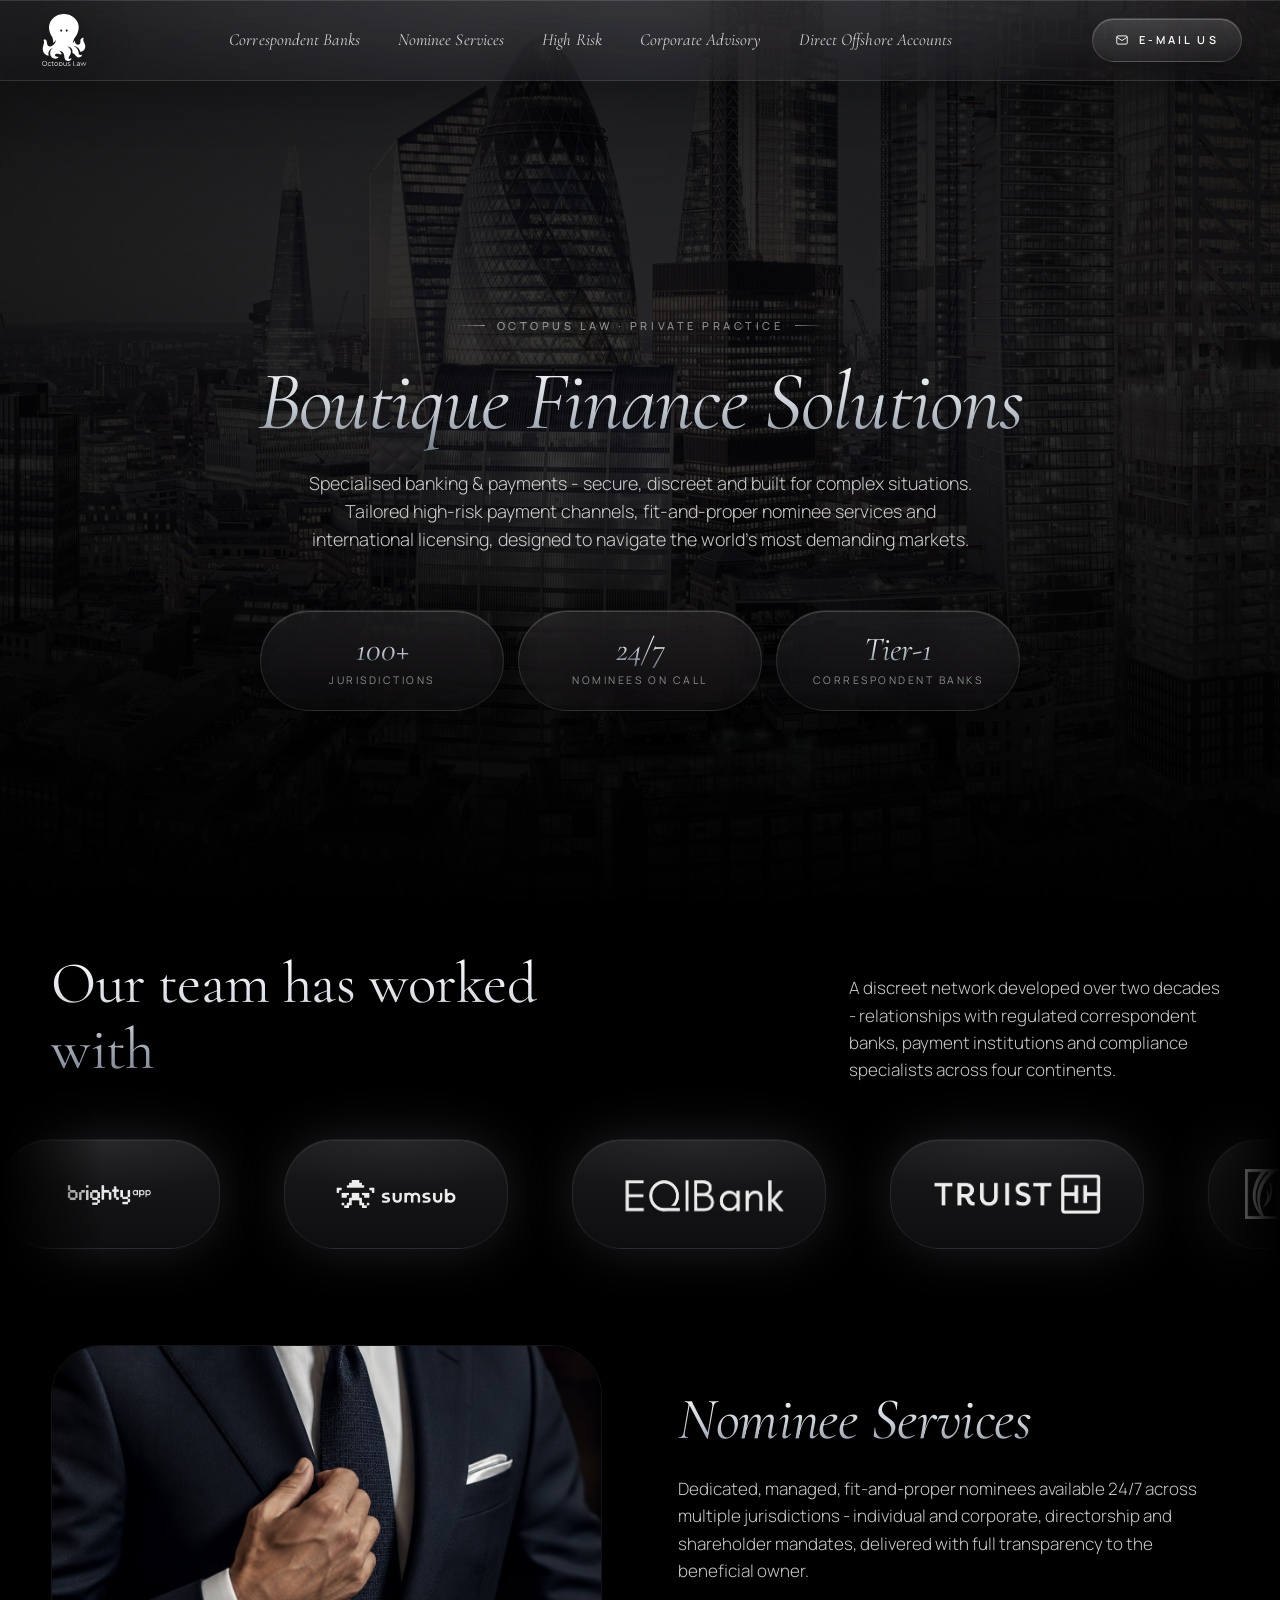
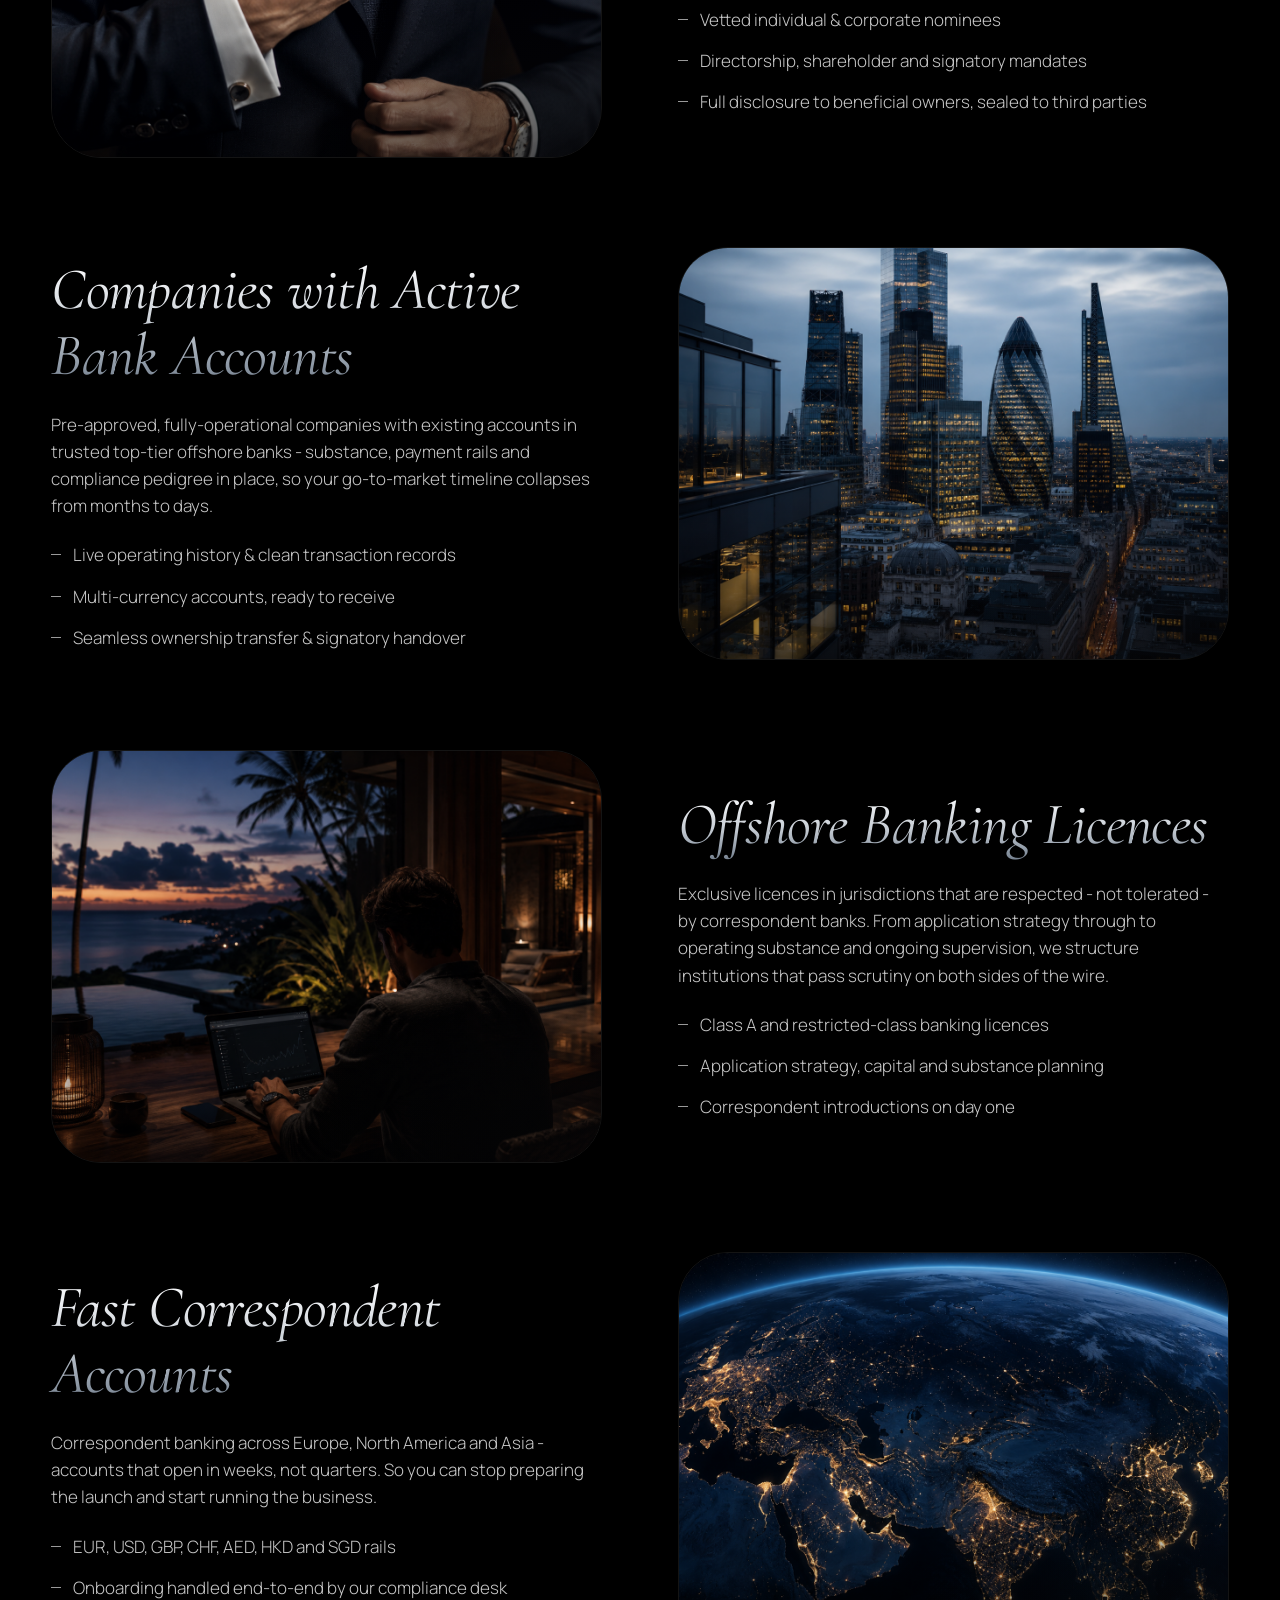
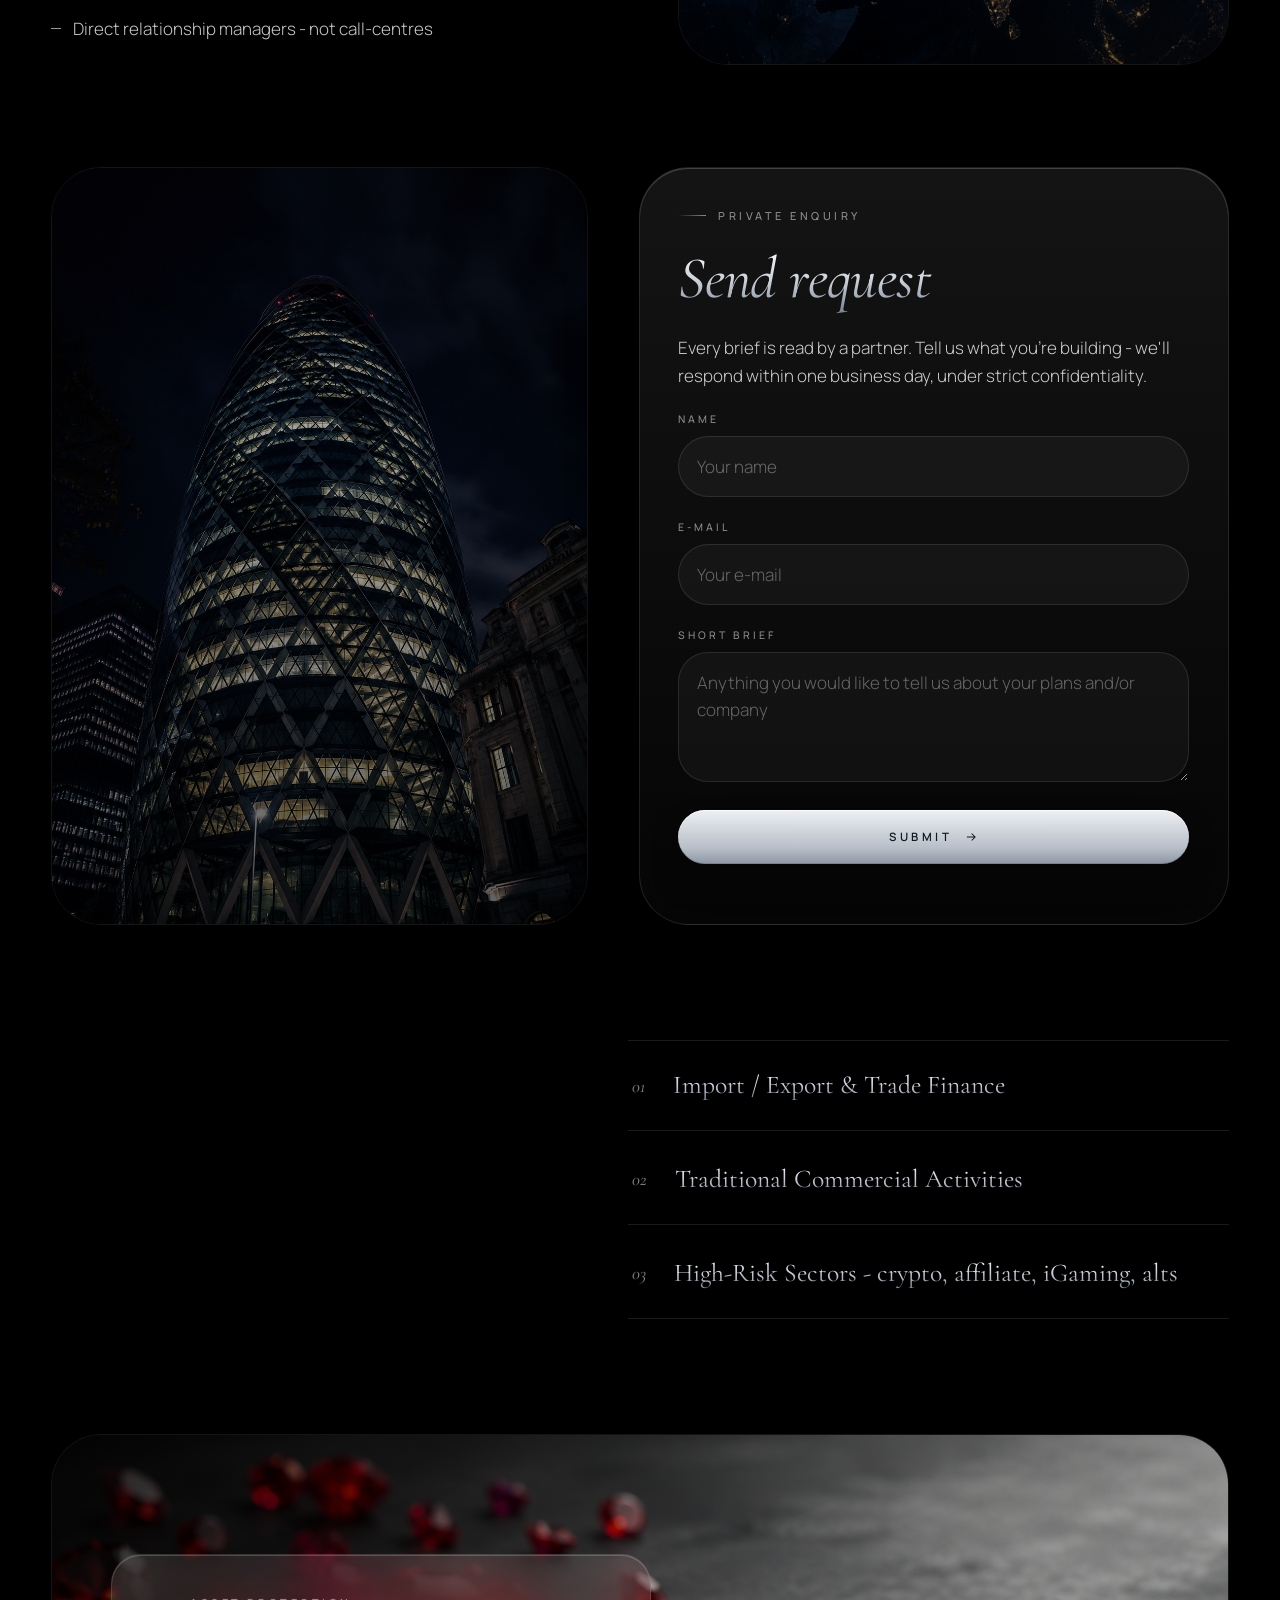
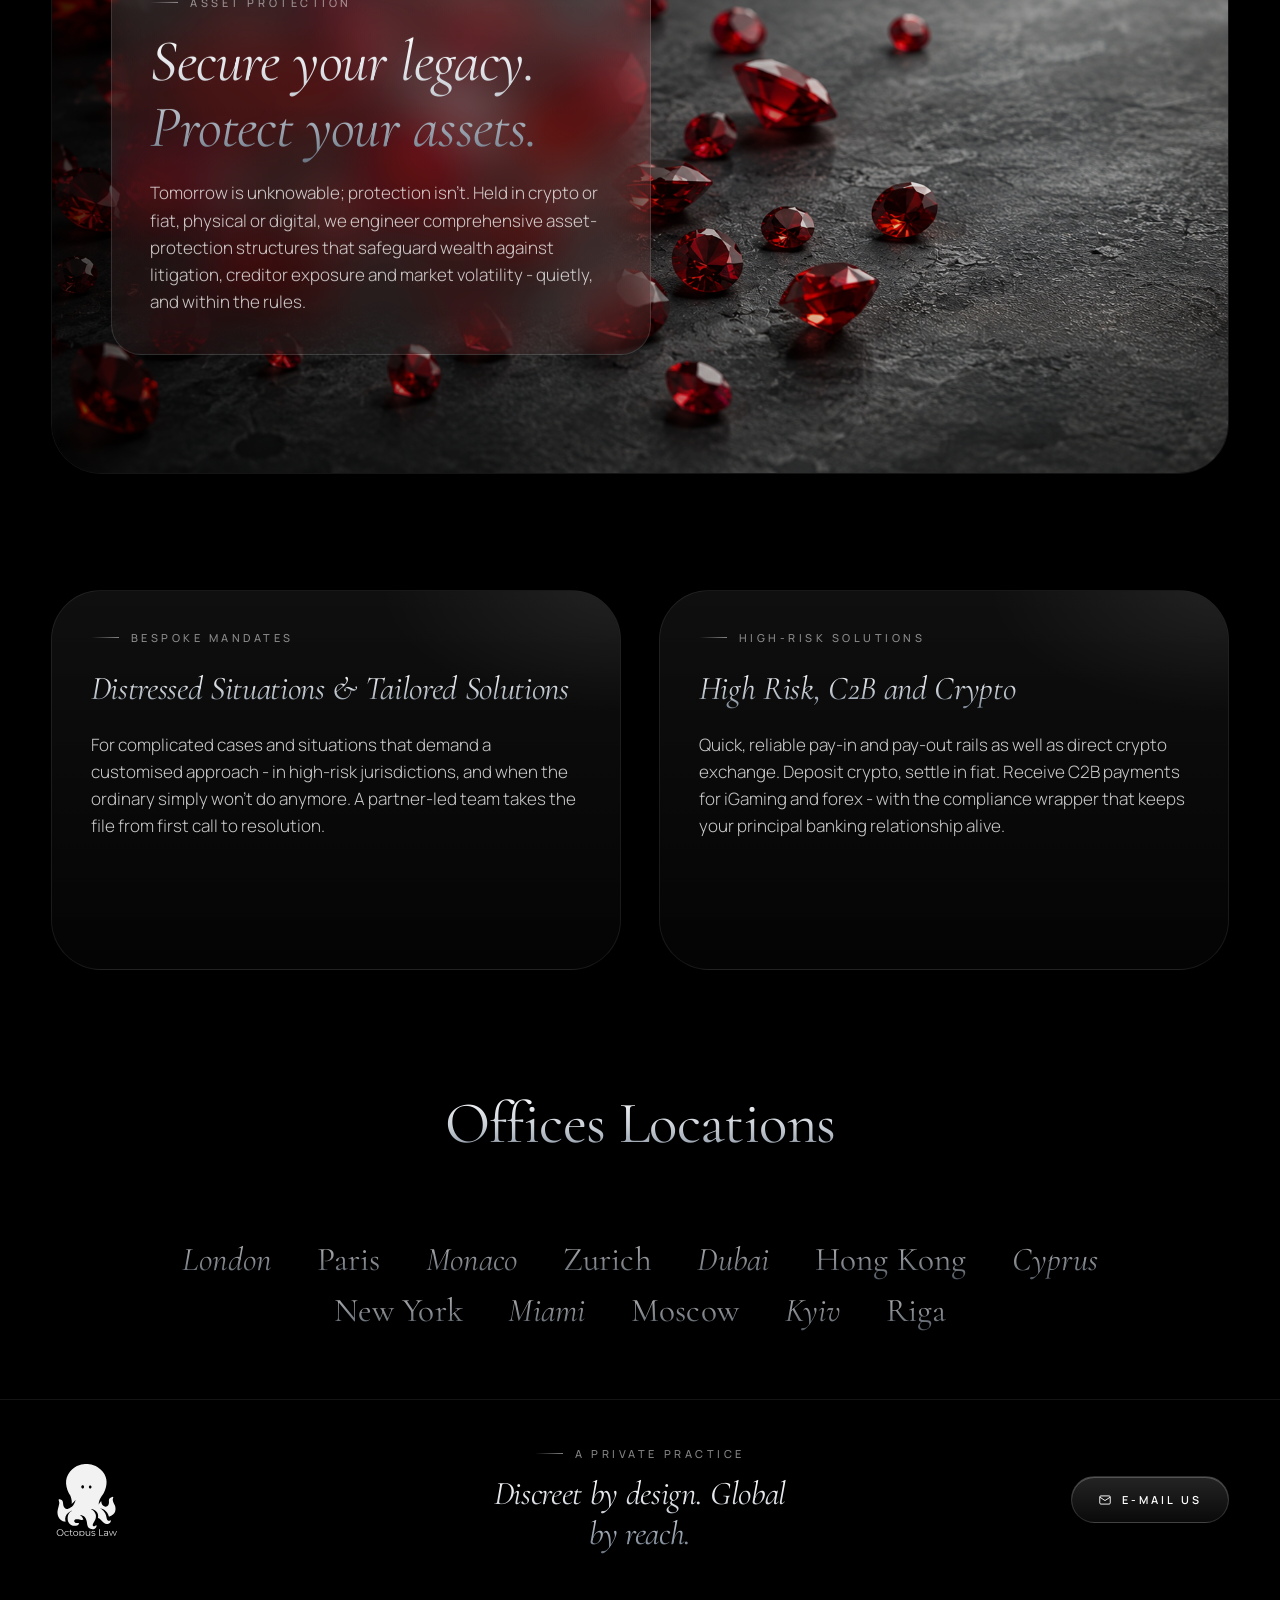
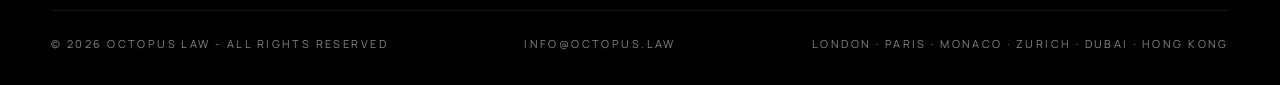
<file: index.html>
<!DOCTYPE html>
<html lang="en">
<head>
<meta charset="UTF-8" />
<meta name="viewport" content="width=device-width, initial-scale=1.0" />
<title>Octopus Law - Boutique Finance Solutions</title>
<meta name="description" content="Specialised banking, payments, nominee and licensing services for complex, high-risk and cross-border situations." />
<link rel="preconnect" href="https://fonts.googleapis.com" />
<link rel="preconnect" href="https://fonts.gstatic.com" crossorigin />
<link href="https://fonts.googleapis.com/css2?family=Cormorant+Garamond:ital,wght@0,300;0,400;0,500;0,600;1,300;1,400;1,500;1,600&family=Manrope:wght@200;300;400;500;600;700&display=swap" rel="stylesheet" />
<link rel="stylesheet" href="css/style.css" />
<link rel="icon" type="image/svg+xml" href="assets/favicon.svg" />
</head>
<body>

<!-- =========================================================
     NAV - Liquid Glass
     ========================================================= -->
<header class="nav">
  <div class="nav__shell">
    <div class="nav__row">
      <a class="nav__logo" href="index.html" aria-label="Octopus Law - Home">
        <img src="assets/logo-white.svg" alt="Octopus Law" />
      </a>
      <a class="nav__brand" href="index.html" aria-label="Octopus Law - Home">
        <span class="nav__brand-text">Octopus Law</span>
        <span class="nav__brand-icon"><img src="assets/logo-mark-white.svg" alt="" /></span>
      </a>
      <nav class="nav__links" aria-label="Primary">
        <a class="nav__link" href="index.html#correspondent">Correspondent Banks</a>
        <a class="nav__link" href="index.html#nominee">Nominee Services</a>
        <a class="nav__link" href="index.html#high-risk">High Risk</a>
        <a class="nav__link" href="corporate-advisory.html">Corporate Advisory</a>
        <a class="nav__link" href="direct-offshore.html">Direct Offshore Accounts</a>
      </nav>
      <a class="nav__cta" href="mailto:info@octopus.law">
        <svg viewBox="0 0 24 24" fill="none" stroke="currentColor" stroke-width="1.6"><path d="M3 7l9 6 9-6M5 5h14a2 2 0 012 2v10a2 2 0 01-2 2H5a2 2 0 01-2-2V7a2 2 0 012-2z"/></svg>
        E-mail us
      </a>
      <a class="nav__mail-icon" href="mailto:info@octopus.law" aria-label="Email us">
        <svg viewBox="0 0 24 24" fill="none" stroke="currentColor" stroke-width="1.6"><path d="M3 7l9 6 9-6M5 5h14a2 2 0 012 2v10a2 2 0 01-2 2H5a2 2 0 01-2-2V7a2 2 0 012-2z"/></svg>
      </a>
      <button class="nav__hamburger" aria-label="Open menu">
        <span></span><span></span><span></span>
      </button>
    </div>
  </div>
</header>

<!-- Mobile overlay -->
<div class="mobile-menu" id="mobile-menu" aria-hidden="true">
  <button class="mobile-menu__close" aria-label="Close menu">✕</button>
  <nav class="mobile-menu__links">
    <a href="index.html#correspondent">Correspondent Banks</a>
    <a href="index.html#nominee">Nominee Services</a>
    <a href="index.html#high-risk">High Risk</a>
    <a href="corporate-advisory.html">Corporate Advisory</a>
    <a href="direct-offshore.html">Direct Offshore Accounts</a>
  </nav>
  <div class="mobile-menu__footer">
    <span>info@octopus.law</span>
    <span>© 2026 Octopus Law</span>
  </div>
</div>

<!-- =========================================================
     HERO
     ========================================================= -->
<section class="hero">
  <div class="hero__bg" data-parallax="0.15">
    <img src="assets/london-wide.webp" alt="" />
  </div>
  <div class="hero__inner">
    <div class="hero__text reveal">
      <span class="eyebrow eyebrow--center">Octopus Law · Private practice</span>
      <h1>Boutique Finance Solutions</h1>
      <p class="lede">
        Specialised banking &amp; payments - secure, discreet and built for complex situations.
        Tailored high-risk payment channels, fit-and-proper nominee services and international
        licensing, designed to navigate the world's most demanding markets.
      </p>
    </div>
    <div class="hero__stats reveal">
      <div class="stat"><span class="stat__k">100+</span><span class="stat__v">Jurisdictions</span></div>
      <div class="stat"><span class="stat__k">24/7</span><span class="stat__v">Nominees on call</span></div>
      <div class="stat"><span class="stat__k">Tier-1</span><span class="stat__v">Correspondent banks</span></div>
    </div>
  </div>
</section>

<!-- =========================================================
     CORRESPONDENT BANKS (anchor target)
     ========================================================= -->
<section class="banks" id="correspondent">
  <div class="banks__header reveal">
    <div>
      <h2>Our team has worked with</h2>
    </div>
    <p class="body-text">
      A discreet network developed over two decades - relationships with regulated correspondent
      banks, payment institutions and compliance specialists across four continents.
    </p>
  </div>
  <div class="marquee reveal">
    <div class="marquee__track">
      <div class="marquee__chip"><img src="assets/partners/brighty.png" alt="" /></div>
      <div class="marquee__chip"><img src="assets/partners/sumsub.png" alt="" /></div>
      <div class="marquee__chip"><img src="assets/partners/eqibank.png" alt="" /></div>
      <div class="marquee__chip"><img src="assets/partners/xpro-wire.png" alt="" /></div>
      <div class="marquee__chip"><img src="assets/partners/truist.png" alt="" /></div>
      <div class="marquee__chip"><img src="assets/partners/icbc.png" alt="" /></div>
      <div class="marquee__chip"><img src="assets/partners/raiffeisen.png" alt="" /></div>
      <div class="marquee__chip"><img src="assets/partners/dbs.png" alt="" /></div>
      <div class="marquee__chip"><img src="assets/partners/julius-baer.png" alt="" /></div>
      <div class="marquee__chip"><img src="assets/partners/bank-of-china.png" alt="" /></div>
      <div class="marquee__chip"><img src="assets/partners/china-construction-bank.png" alt="" /></div>
      <div class="marquee__chip"><img src="assets/partners/standard-chartered.png" alt="" /></div>
      <div class="marquee__chip"><img src="assets/partners/cnn.png" alt="" /></div>
      <div class="marquee__chip"><img src="assets/partners/3s-money.png" alt="" /></div>
      <div class="marquee__chip"><img src="assets/partners/equals.png" alt="" /></div>
      <div class="marquee__chip"><img src="assets/partners/barclays.png" alt="" /></div>
      <div class="marquee__chip"><img src="assets/partners/brighty.png" alt="" /></div>
      <div class="marquee__chip"><img src="assets/partners/sumsub.png" alt="" /></div>
      <div class="marquee__chip"><img src="assets/partners/eqibank.png" alt="" /></div>
      <div class="marquee__chip"><img src="assets/partners/xpro-wire.png" alt="" /></div>
      <div class="marquee__chip"><img src="assets/partners/truist.png" alt="" /></div>
      <div class="marquee__chip"><img src="assets/partners/icbc.png" alt="" /></div>
      <div class="marquee__chip"><img src="assets/partners/raiffeisen.png" alt="" /></div>
      <div class="marquee__chip"><img src="assets/partners/dbs.png" alt="" /></div>
      <div class="marquee__chip"><img src="assets/partners/julius-baer.png" alt="" /></div>
      <div class="marquee__chip"><img src="assets/partners/bank-of-china.png" alt="" /></div>
      <div class="marquee__chip"><img src="assets/partners/china-construction-bank.png" alt="" /></div>
      <div class="marquee__chip"><img src="assets/partners/standard-chartered.png" alt="" /></div>
      <div class="marquee__chip"><img src="assets/partners/cnn.png" alt="" /></div>
      <div class="marquee__chip"><img src="assets/partners/3s-money.png" alt="" /></div>
      <div class="marquee__chip"><img src="assets/partners/equals.png" alt="" /></div>
      <div class="marquee__chip"><img src="assets/partners/barclays.png" alt="" /></div>
    </div>
  </div>
</section>

<!-- =========================================================
     SERVICE MODULES (4)
     ========================================================= -->
<section class="module" id="nominee">
  <div class="module__media reveal reveal--left">
    <img src="assets/nominee-services.png" alt="Nominee services" />
  </div>
  <div class="module__copy reveal reveal--right">
    <h2>Nominee Services</h2>
    <p class="body-text">
      Dedicated, managed, fit-and-proper nominees available 24/7 across multiple jurisdictions -
      individual and corporate, directorship and shareholder mandates, delivered with full
      transparency to the beneficial owner.
    </p>
    <ul>
      <li>Vetted individual &amp; corporate nominees</li>
      <li>Directorship, shareholder and signatory mandates</li>
      <li>Full disclosure to beneficial owners, sealed to third parties</li>
    </ul>
  </div>
</section>

<section class="module module--reverse">
  <div class="module__media reveal reveal--right">
    <img src="assets/active-bank-accounts.png" alt="Companies with active bank accounts" />
  </div>
  <div class="module__copy reveal reveal--left">
    <h2>Companies with Active Bank Accounts</h2>
    <p class="body-text">
      Pre-approved, fully-operational companies with existing accounts in trusted top-tier
      offshore banks - substance, payment rails and compliance pedigree in place, so your
      go-to-market timeline collapses from months to days.
    </p>
    <ul>
      <li>Live operating history &amp; clean transaction records</li>
      <li>Multi-currency accounts, ready to receive</li>
      <li>Seamless ownership transfer &amp; signatory handover</li>
    </ul>
  </div>
</section>

<section class="module">
  <div class="module__media reveal reveal--left">
    <img src="assets/offshore-banking-licenses.png" alt="Offshore banking licences" />
  </div>
  <div class="module__copy reveal reveal--right">
    <h2>Offshore Banking Licences</h2>
    <p class="body-text">
      Exclusive licences in jurisdictions that are respected - not tolerated - by correspondent
      banks. From application strategy through to operating substance and ongoing supervision,
      we structure institutions that pass scrutiny on both sides of the wire.
    </p>
    <ul>
      <li>Class A and restricted-class banking licences</li>
      <li>Application strategy, capital and substance planning</li>
      <li>Correspondent introductions on day one</li>
    </ul>
  </div>
</section>

<section class="module module--reverse">
  <div class="module__media reveal reveal--right">
    <img src="assets/fast-correspondent-accounts.png" alt="Fast correspondent accounts" />
  </div>
  <div class="module__copy reveal reveal--left">
    <h2>Fast Correspondent Accounts</h2>
    <p class="body-text">
      Correspondent banking across Europe, North America and Asia - accounts that open in weeks,
      not quarters. So you can stop preparing the launch and start running the business.
    </p>
    <ul>
      <li>EUR, USD, GBP, CHF, AED, HKD and SGD rails</li>
      <li>Onboarding handled end-to-end by our compliance desk</li>
      <li>Direct relationship managers - not call-centres</li>
    </ul>
  </div>
</section>

<!-- =========================================================
     REQUEST FORM
     ========================================================= -->
<section class="request" id="contact">
  <div class="request__shell">
    <div class="request__media reveal reveal--left">
      <img src="assets/request.png" alt="" />
    </div>
    <form class="request__form request-form reveal reveal--right" id="request-form" novalidate>
      <span class="eyebrow">Private enquiry</span>
      <h2>Send request</h2>
      <p class="body-text">
        Every brief is read by a partner. Tell us what you're building - we'll respond within one
        business day, under strict confidentiality.
      </p>
      <div class="field">
        <label for="r-name">Name</label>
        <input id="r-name" name="name" type="text" placeholder="Your name" autocomplete="name" required />
      </div>
      <div class="field">
        <label for="r-email">E-mail</label>
        <input id="r-email" name="email" type="email" placeholder="Your e-mail" autocomplete="email" required />
      </div>
      <div class="field">
        <label for="r-brief">Short brief</label>
        <textarea id="r-brief" name="brief" placeholder="Anything you would like to tell us about your plans and/or company" required></textarea>
      </div>
      <button class="submit-btn" type="submit">
        Submit
        <svg viewBox="0 0 24 24" fill="none" stroke="currentColor" stroke-width="1.8"><path d="M5 12h14M13 6l6 6-6 6"/></svg>
      </button>
      <span class="form-status"></span>
    </form>
  </div>
</section>

<!-- =========================================================
     SECTOR-READY SOLUTIONS
     ========================================================= -->
<section class="sectors">
  <div class="sectors__grid">
    <div class="reveal">
      <h2>Sector-Ready Solutions</h2>
      <p class="body-text" style="margin-top: 24px;">
        Where ordinary banking ends, our practice begins. Three coverage tracks, each with its
        own compliance playbook and correspondent map.
      </p>
    </div>
    <div class="sectors__list reveal stagger">
      <div class="sector-row">
        <span class="sector-row__num">01</span>
        <span class="sector-row__title">Import / Export &amp; Trade Finance</span>
      </div>
      <div class="sector-row">
        <span class="sector-row__num">02</span>
        <span class="sector-row__title">Traditional Commercial Activities</span>
      </div>
      <div class="sector-row">
        <span class="sector-row__num">03</span>
        <span class="sector-row__title">High-Risk Sectors - crypto, affiliate, iGaming, alts</span>
      </div>
    </div>
  </div>
</section>

<!-- =========================================================
     ASSET PROTECTION (float card)
     ========================================================= -->
<section class="float-card">
  <div class="float-card__inner reveal">
    <img src="assets/asset-protection.png" alt="" />
    <div class="float-card__panel">
      <span class="eyebrow">Asset protection</span>
      <h2>Secure your legacy. Protect your assets.</h2>
      <p class="body-text">
        Tomorrow is unknowable; protection isn't. Held in crypto or fiat, physical or digital,
        we engineer comprehensive asset-protection structures that safeguard wealth against
        litigation, creditor exposure and market volatility - quietly, and within the rules.
      </p>
    </div>
  </div>
</section>

<!-- =========================================================
     DISTRESSED SITUATIONS  (paired block)
     ========================================================= -->
<section class="duo">
  <div class="duo__grid">
    <div class="duo__card reveal reveal--left">
      <span class="eyebrow">Bespoke mandates</span>
      <h3>Distressed Situations &amp; Tailored Solutions</h3>
      <p class="body-text">
        For complicated cases and situations that demand a customised approach - in high-risk
        jurisdictions, and when the ordinary simply won't do anymore. A partner-led team takes
        the file from first call to resolution.
      </p>
    </div>
    <div class="duo__card reveal reveal--right" id="high-risk">
      <span class="eyebrow">High-risk solutions</span>
      <h3>High Risk, C2B and Crypto</h3>
      <p class="body-text">
        Quick, reliable pay-in and pay-out rails as well as direct crypto exchange. Deposit
        crypto, settle in fiat. Receive C2B payments for iGaming and forex - with the compliance
        wrapper that keeps your principal banking relationship alive.
      </p>
    </div>
  </div>
</section>

<!-- =========================================================
     OFFICE LOCATIONS
     ========================================================= -->
<section class="locations" id="locations">
  <div class="locations__header reveal">
    <h2>Offices Locations</h2>
  </div>
  <div class="locations__cloud reveal stagger">
    <span class="location">London</span>
    <span class="location">Paris</span>
    <span class="location">Monaco</span>
    <span class="location">Zurich</span>
    <span class="location">Dubai</span>
    <span class="location">Hong&nbsp;Kong</span>
    <span class="location">Cyprus</span>
    <span class="location">New&nbsp;York</span>
    <span class="location">Miami</span>
    <span class="location">Moscow</span>
    <span class="location">Kyiv</span>
    <span class="location">Riga</span>
  </div>
</section>

<!-- =========================================================
     FOOTER
     ========================================================= -->
<footer class="footer">
  <div class="footer__top">
    <div class="footer__logo">
      <img src="assets/logo-white.svg" alt="Octopus Law" />
    </div>
    <div class="footer__center">
      <span class="eyebrow">A private practice</span>
      <h3>Discreet by design. Global by reach.</h3>
    </div>
    <div class="footer__right">
      <a class="mail-btn" href="mailto:info@octopus.law">
        <svg viewBox="0 0 24 24" fill="none" stroke="currentColor" stroke-width="1.6"><path d="M3 7l9 6 9-6M5 5h14a2 2 0 012 2v10a2 2 0 01-2 2H5a2 2 0 01-2-2V7a2 2 0 012-2z"/></svg>
        <span class="mail-btn__label">E-mail us</span>
      </a>
    </div>
  </div>
  <div class="footer__bottom">
    <span>© 2026 Octopus Law - All rights reserved</span>
    <span>info@octopus.law</span>
    <span>London · Paris · Monaco · Zurich · Dubai · Hong Kong</span>
  </div>
</footer>

<script src="js/main.js"></script>
</body>
</html>
</file>
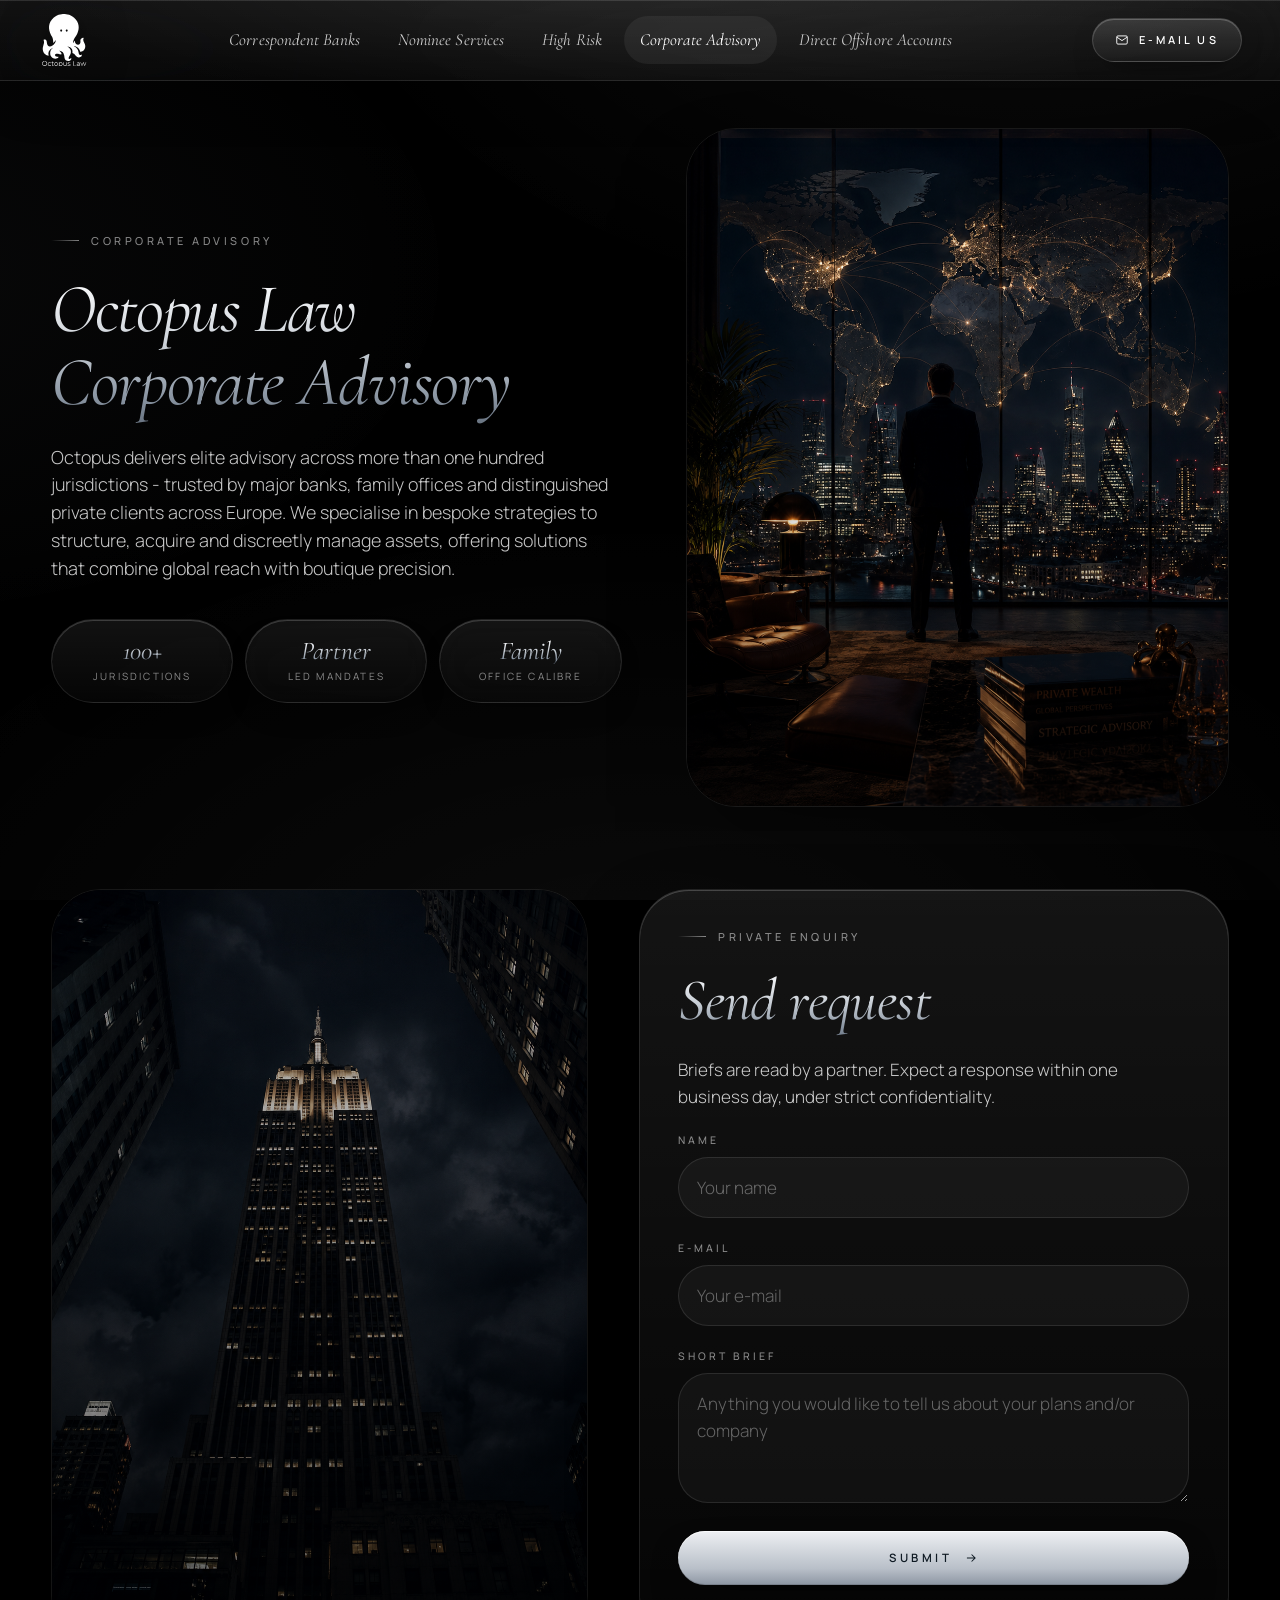
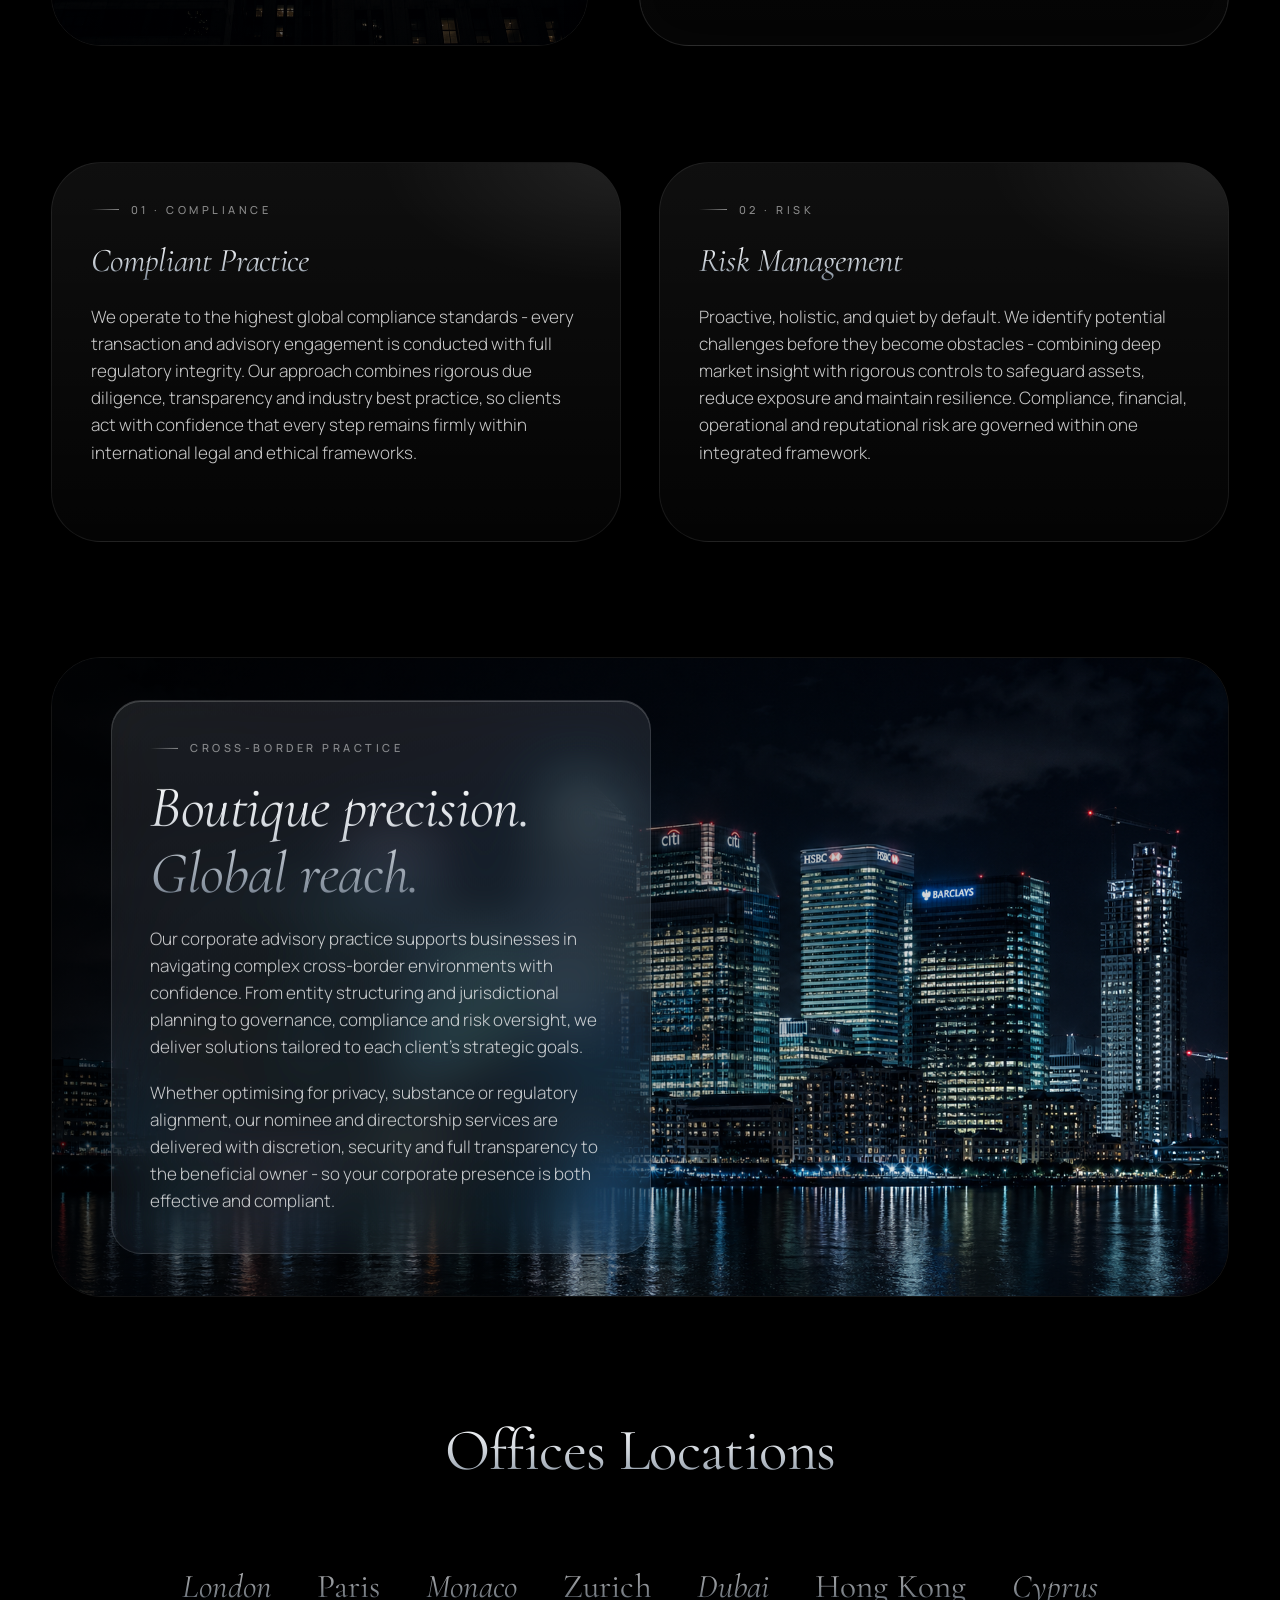
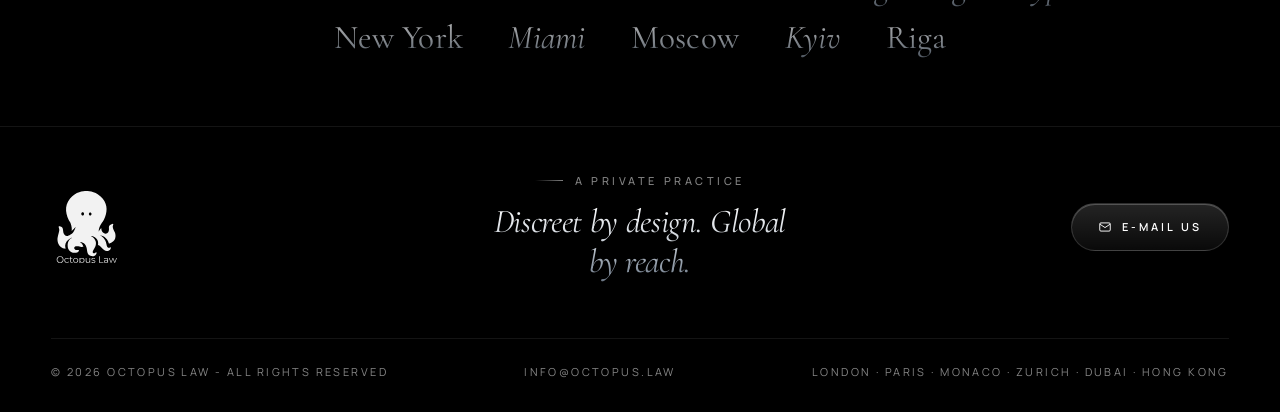
<file: corporate-advisory.html>
<!DOCTYPE html>
<html lang="en">
<head>
<meta charset="UTF-8" />
<meta name="viewport" content="width=device-width, initial-scale=1.0" />
<title>Corporate Advisory - Octopus Law</title>
<meta name="description" content="Elite advisory across 100+ jurisdictions - bespoke strategies to structure, acquire and discreetly manage assets." />
<link rel="preconnect" href="https://fonts.googleapis.com" />
<link rel="preconnect" href="https://fonts.gstatic.com" crossorigin />
<link href="https://fonts.googleapis.com/css2?family=Cormorant+Garamond:ital,wght@0,300;0,400;0,500;0,600;1,300;1,400;1,500;1,600&family=Manrope:wght@200;300;400;500;600;700&display=swap" rel="stylesheet" />
<link rel="stylesheet" href="css/style.css" />
<link rel="icon" type="image/svg+xml" href="assets/favicon.svg" />
</head>
<body>

<!-- NAV -->
<header class="nav">
  <div class="nav__shell">
    <div class="nav__row">
      <a class="nav__logo" href="index.html" aria-label="Octopus Law - Home">
        <img src="assets/logo-white.svg" alt="Octopus Law" />
      </a>
      <a class="nav__brand" href="index.html" aria-label="Octopus Law - Home">
        <span class="nav__brand-text">Octopus Law</span>
        <span class="nav__brand-icon"><img src="assets/logo-mark-white.svg" alt="" /></span>
      </a>
      <nav class="nav__links" aria-label="Primary">
        <a class="nav__link" href="index.html#correspondent">Correspondent Banks</a>
        <a class="nav__link" href="index.html#nominee">Nominee Services</a>
        <a class="nav__link" href="index.html#high-risk">High Risk</a>
        <a class="nav__link is-active" href="corporate-advisory.html">Corporate Advisory</a>
        <a class="nav__link" href="direct-offshore.html">Direct Offshore Accounts</a>
      </nav>
      <a class="nav__cta" href="mailto:info@octopus.law">
        <svg viewBox="0 0 24 24" fill="none" stroke="currentColor" stroke-width="1.6"><path d="M3 7l9 6 9-6M5 5h14a2 2 0 012 2v10a2 2 0 01-2 2H5a2 2 0 01-2-2V7a2 2 0 012-2z"/></svg>
        E-mail us
      </a>
      <a class="nav__mail-icon" href="mailto:info@octopus.law" aria-label="Email us">
        <svg viewBox="0 0 24 24" fill="none" stroke="currentColor" stroke-width="1.6"><path d="M3 7l9 6 9-6M5 5h14a2 2 0 012 2v10a2 2 0 01-2 2H5a2 2 0 01-2-2V7a2 2 0 012-2z"/></svg>
      </a>
      <button class="nav__hamburger" aria-label="Open menu">
        <span></span><span></span><span></span>
      </button>
    </div>
  </div>
</header>

<div class="mobile-menu" id="mobile-menu" aria-hidden="true">
  <button class="mobile-menu__close" aria-label="Close menu">✕</button>
  <nav class="mobile-menu__links">
    <a href="index.html#correspondent">Correspondent Banks</a>
    <a href="index.html#nominee">Nominee Services</a>
    <a href="index.html#high-risk">High Risk</a>
    <a href="corporate-advisory.html">Corporate Advisory</a>
    <a href="direct-offshore.html">Direct Offshore Accounts</a>
  </nav>
  <div class="mobile-menu__footer">
    <span>info@octopus.law</span>
    <span>© 2026 Octopus Law</span>
  </div>
</div>

<!-- PAGE HERO -->
<section class="page-hero">
  <div class="page-hero__grid">
    <div class="page-hero__copy reveal reveal--left">
      <span class="eyebrow">Corporate Advisory</span>
      <h1>Octopus Law<br/>Corporate Advisory</h1>
      <p class="lede">
        Octopus delivers elite advisory across more than one hundred jurisdictions - trusted by
        major banks, family offices and distinguished private clients across Europe. We
        specialise in bespoke strategies to structure, acquire and discreetly manage assets,
        offering solutions that combine global reach with boutique precision.
      </p>
      <div class="hero__meta">
        <div class="hero__meta-item"><span class="k">100+</span><span class="v">Jurisdictions</span></div>
        <div class="hero__meta-item"><span class="k">Partner</span><span class="v">Led mandates</span></div>
        <div class="hero__meta-item"><span class="k">Family</span><span class="v">Office calibre</span></div>
      </div>
    </div>
    <div class="page-hero__image reveal reveal--right">
      <img src="assets/corporate.png" alt="Corporate advisory" />
    </div>
  </div>
</section>

<!-- REQUEST FORM -->
<section class="request">
  <div class="request__shell">
    <div class="request__media reveal reveal--left">
      <img src="assets/request-corporate.png" alt="" />
    </div>
    <form class="request__form request-form reveal reveal--right" id="request-form" novalidate>
      <span class="eyebrow">Private enquiry</span>
      <h2>Send request</h2>
      <p class="body-text">
        Briefs are read by a partner. Expect a response within one business day, under strict
        confidentiality.
      </p>
      <div class="field">
        <label for="r-name">Name</label>
        <input id="r-name" name="name" type="text" placeholder="Your name" autocomplete="name" required />
      </div>
      <div class="field">
        <label for="r-email">E-mail</label>
        <input id="r-email" name="email" type="email" placeholder="Your e-mail" autocomplete="email" required />
      </div>
      <div class="field">
        <label for="r-brief">Short brief</label>
        <textarea id="r-brief" name="brief" placeholder="Anything you would like to tell us about your plans and/or company" required></textarea>
      </div>
      <button class="submit-btn" type="submit">
        Submit
        <svg viewBox="0 0 24 24" fill="none" stroke="currentColor" stroke-width="1.8"><path d="M5 12h14M13 6l6 6-6 6"/></svg>
      </button>
      <span class="form-status"></span>
    </form>
  </div>
</section>

<!-- TWO MODULES -->
<section class="duo">
  <div class="duo__grid">
    <div class="duo__card reveal reveal--left">
      <span class="eyebrow">01 · Compliance</span>
      <h3>Compliant Practice</h3>
      <p class="body-text">
        We operate to the highest global compliance standards - every transaction and advisory
        engagement is conducted with full regulatory integrity. Our approach combines rigorous
        due diligence, transparency and industry best practice, so clients act with confidence
        that every step remains firmly within international legal and ethical frameworks.
      </p>
    </div>
    <div class="duo__card reveal reveal--right">
      <span class="eyebrow">02 · Risk</span>
      <h3>Risk Management</h3>
      <p class="body-text">
        Proactive, holistic, and quiet by default. We identify potential challenges before they
        become obstacles - combining deep market insight with rigorous controls to safeguard
        assets, reduce exposure and maintain resilience. Compliance, financial, operational and
        reputational risk are governed within one integrated framework.
      </p>
    </div>
  </div>
</section>

<!-- FLOAT CARD -->
<section class="float-card">
  <div class="float-card__inner reveal">
    <img src="assets/boutique-precision.png" alt="" />
    <div class="float-card__panel">
      <span class="eyebrow">Cross-border practice</span>
      <h2>Boutique precision. Global reach.</h2>
      <p class="body-text">
        Our corporate advisory practice supports businesses in navigating complex cross-border
        environments with confidence. From entity structuring and jurisdictional planning to
        governance, compliance and risk oversight, we deliver solutions tailored to each
        client's strategic goals.
      </p>
      <p class="body-text">
        Whether optimising for privacy, substance or regulatory alignment, our nominee and
        directorship services are delivered with discretion, security and full transparency to
        the beneficial owner - so your corporate presence is both effective and compliant.
      </p>
    </div>
  </div>
</section>

<!-- LOCATIONS -->
<section class="locations">
  <div class="locations__header reveal">
    <h2>Offices Locations</h2>
  </div>
  <div class="locations__cloud reveal stagger">
    <span class="location">London</span>
    <span class="location">Paris</span>
    <span class="location">Monaco</span>
    <span class="location">Zurich</span>
    <span class="location">Dubai</span>
    <span class="location">Hong&nbsp;Kong</span>
    <span class="location">Cyprus</span>
    <span class="location">New&nbsp;York</span>
    <span class="location">Miami</span>
    <span class="location">Moscow</span>
    <span class="location">Kyiv</span>
    <span class="location">Riga</span>
  </div>
</section>

<!-- FOOTER -->
<footer class="footer">
  <div class="footer__top">
    <div class="footer__logo">
      <img src="assets/logo-white.svg" alt="Octopus Law" />
    </div>
    <div class="footer__center">
      <span class="eyebrow">A private practice</span>
      <h3>Discreet by design. Global by reach.</h3>
    </div>
    <div class="footer__right">
      <a class="mail-btn" href="mailto:info@octopus.law">
        <svg viewBox="0 0 24 24" fill="none" stroke="currentColor" stroke-width="1.6"><path d="M3 7l9 6 9-6M5 5h14a2 2 0 012 2v10a2 2 0 01-2 2H5a2 2 0 01-2-2V7a2 2 0 012-2z"/></svg>
        <span class="mail-btn__label">E-mail us</span>
      </a>
    </div>
  </div>
  <div class="footer__bottom">
    <span>© 2026 Octopus Law - All rights reserved</span>
    <span>info@octopus.law</span>
    <span>London · Paris · Monaco · Zurich · Dubai · Hong Kong</span>
  </div>
</footer>

<script src="js/main.js"></script>
</body>
</html>
</file>
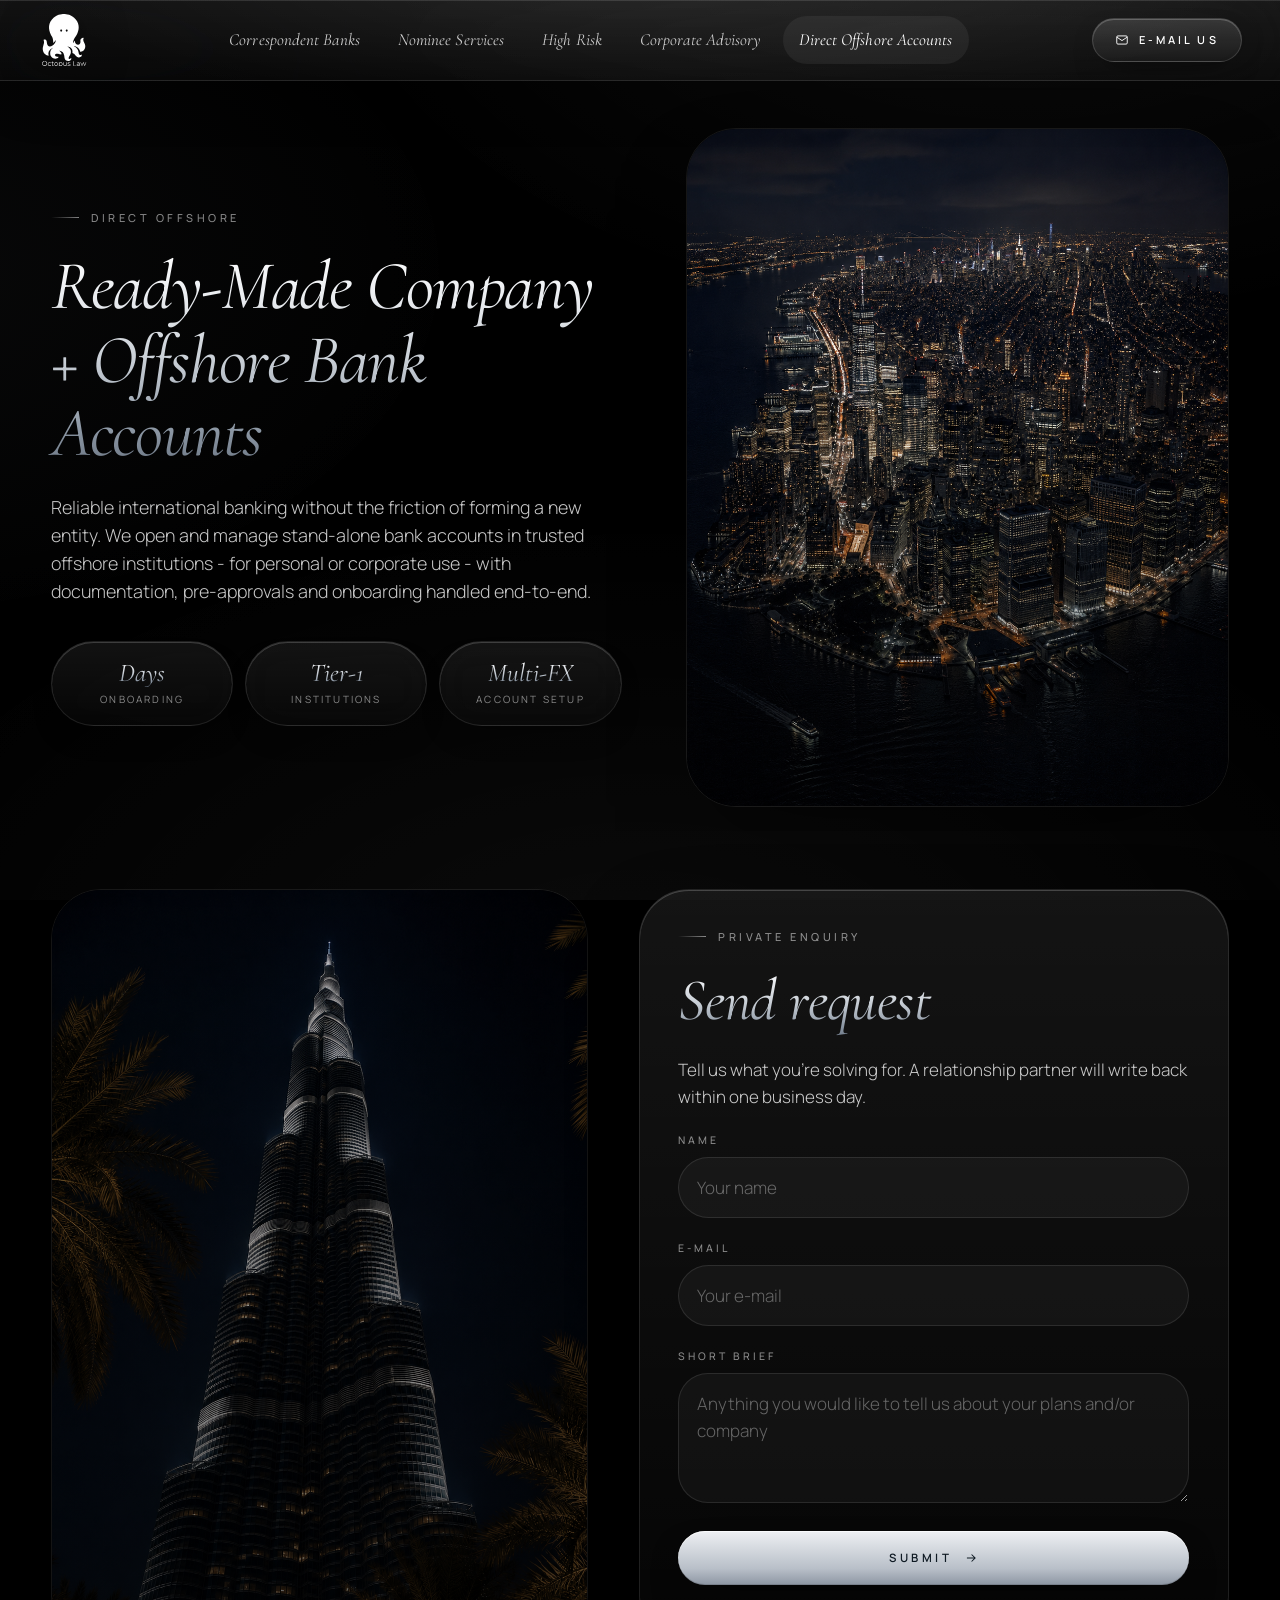
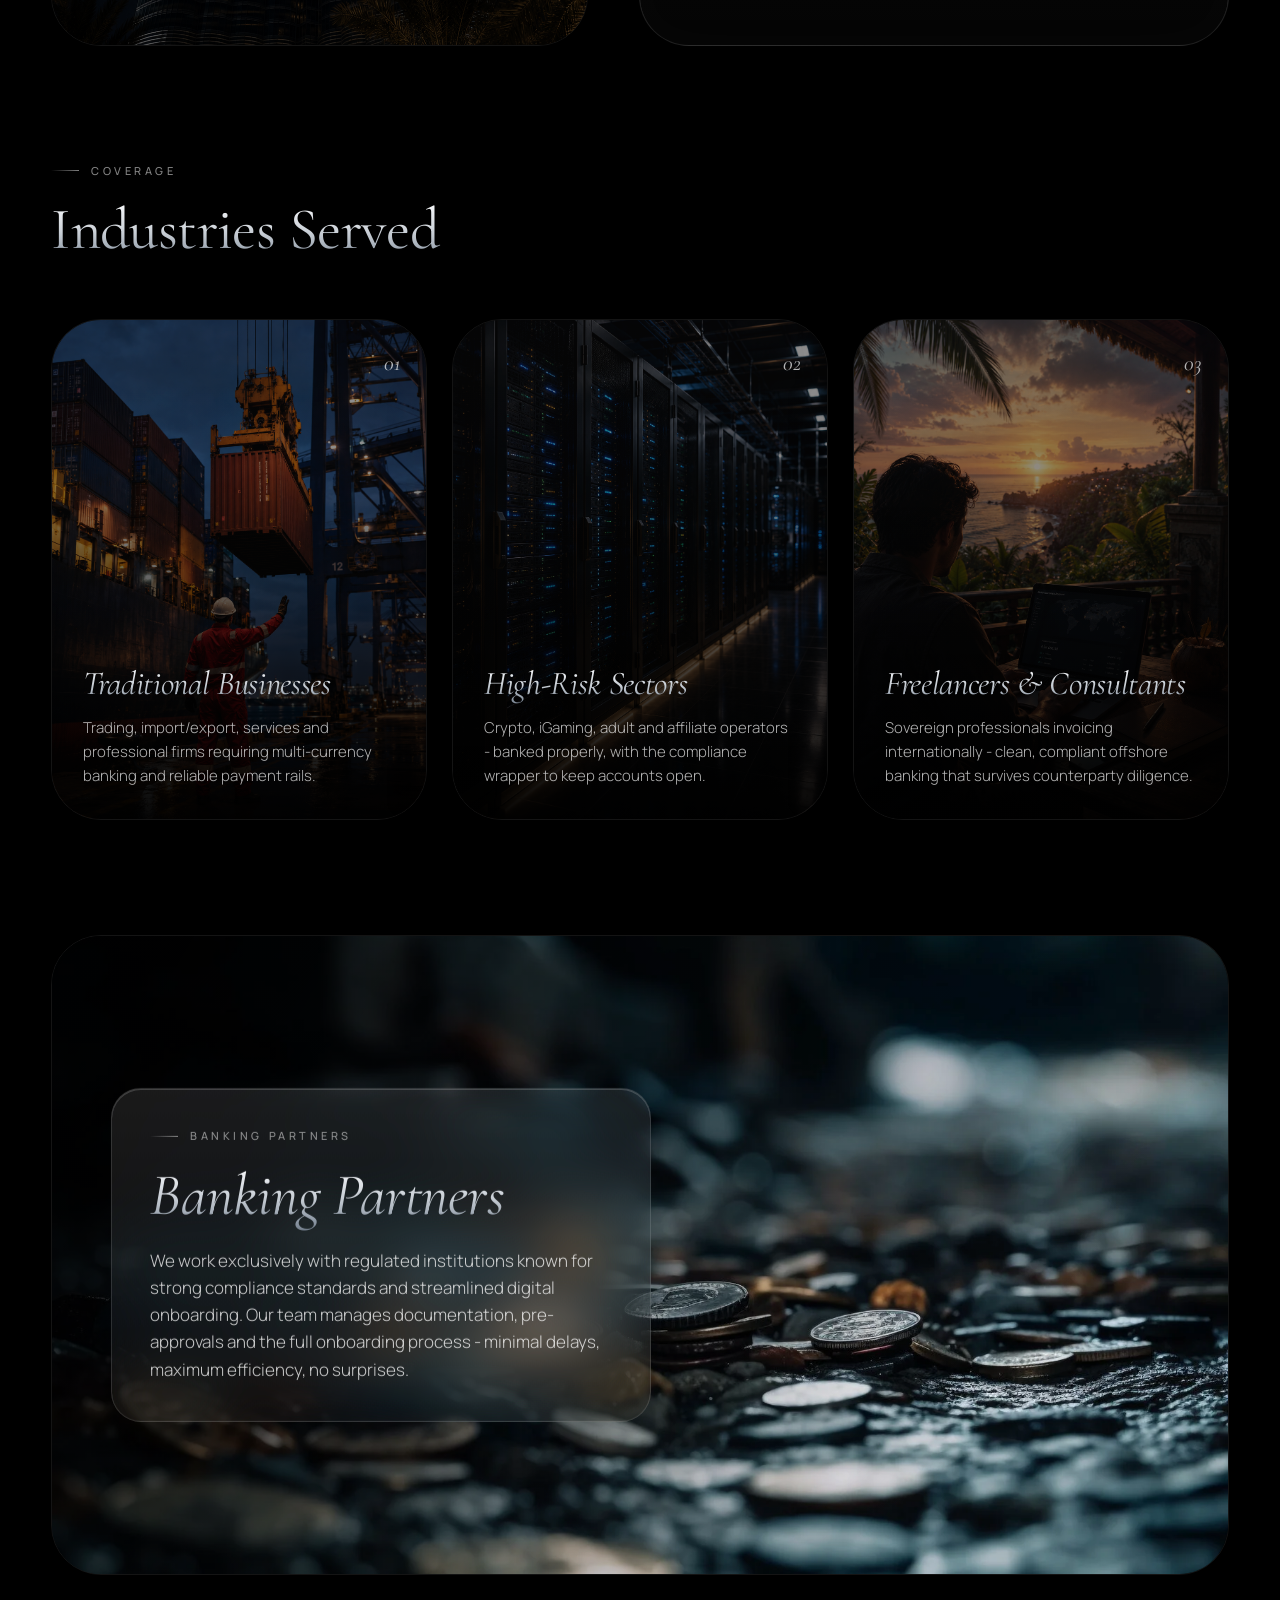
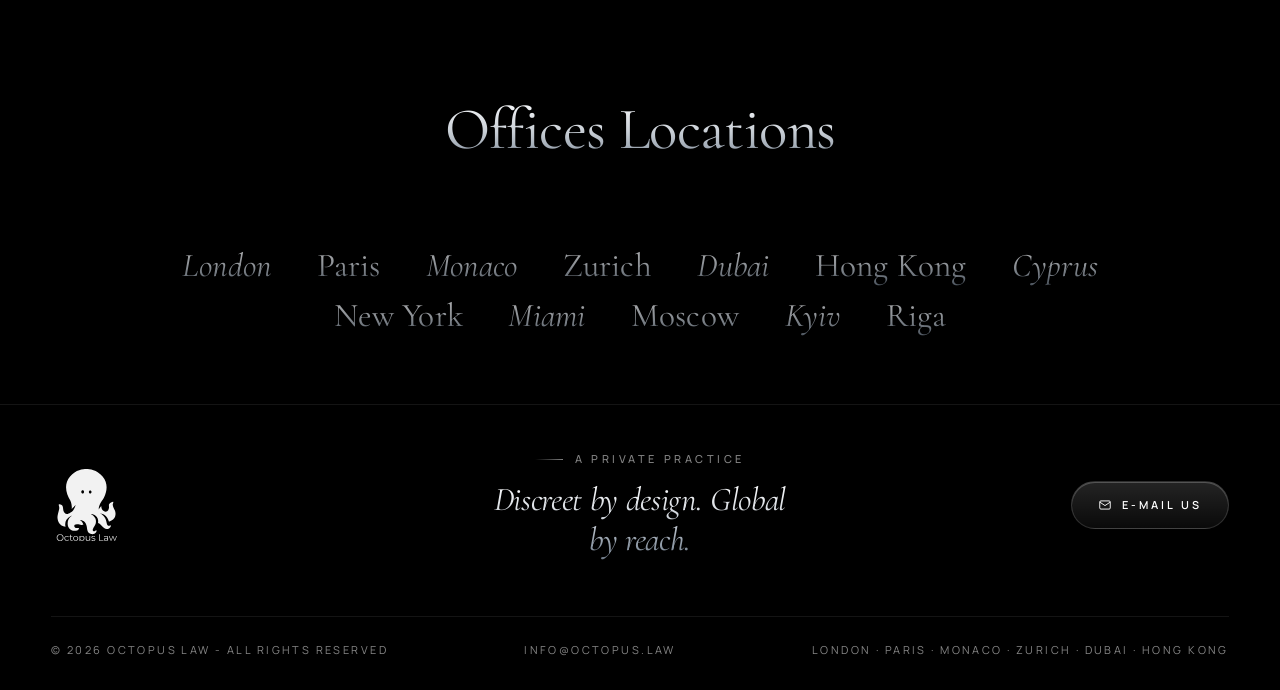
<file: direct-offshore.html>
<!DOCTYPE html>
<html lang="en">
<head>
<meta charset="UTF-8" />
<meta name="viewport" content="width=device-width, initial-scale=1.0" />
<title>Direct Offshore Bank Accounts - Octopus Law</title>
<meta name="description" content="Ready-made companies and offshore bank accounts - reliable international banking, opened and managed for personal or corporate use." />
<link rel="preconnect" href="https://fonts.googleapis.com" />
<link rel="preconnect" href="https://fonts.gstatic.com" crossorigin />
<link href="https://fonts.googleapis.com/css2?family=Cormorant+Garamond:ital,wght@0,300;0,400;0,500;0,600;1,300;1,400;1,500;1,600&family=Manrope:wght@200;300;400;500;600;700&display=swap" rel="stylesheet" />
<link rel="stylesheet" href="css/style.css" />
<link rel="icon" type="image/svg+xml" href="assets/favicon.svg" />
</head>
<body>

<!-- NAV -->
<header class="nav">
  <div class="nav__shell">
    <div class="nav__row">
      <a class="nav__logo" href="index.html" aria-label="Octopus Law - Home">
        <img src="assets/logo-white.svg" alt="Octopus Law" />
      </a>
      <a class="nav__brand" href="index.html" aria-label="Octopus Law - Home">
        <span class="nav__brand-text">Octopus Law</span>
        <span class="nav__brand-icon"><img src="assets/logo-mark-white.svg" alt="" /></span>
      </a>
      <nav class="nav__links" aria-label="Primary">
        <a class="nav__link" href="index.html#correspondent">Correspondent Banks</a>
        <a class="nav__link" href="index.html#nominee">Nominee Services</a>
        <a class="nav__link" href="index.html#high-risk">High Risk</a>
        <a class="nav__link" href="corporate-advisory.html">Corporate Advisory</a>
        <a class="nav__link is-active" href="direct-offshore.html">Direct Offshore Accounts</a>
      </nav>
      <a class="nav__cta" href="mailto:info@octopus.law">
        <svg viewBox="0 0 24 24" fill="none" stroke="currentColor" stroke-width="1.6"><path d="M3 7l9 6 9-6M5 5h14a2 2 0 012 2v10a2 2 0 01-2 2H5a2 2 0 01-2-2V7a2 2 0 012-2z"/></svg>
        E-mail us
      </a>
      <a class="nav__mail-icon" href="mailto:info@octopus.law" aria-label="Email us">
        <svg viewBox="0 0 24 24" fill="none" stroke="currentColor" stroke-width="1.6"><path d="M3 7l9 6 9-6M5 5h14a2 2 0 012 2v10a2 2 0 01-2 2H5a2 2 0 01-2-2V7a2 2 0 012-2z"/></svg>
      </a>
      <button class="nav__hamburger" aria-label="Open menu">
        <span></span><span></span><span></span>
      </button>
    </div>
  </div>
</header>

<div class="mobile-menu" id="mobile-menu" aria-hidden="true">
  <button class="mobile-menu__close" aria-label="Close menu">✕</button>
  <nav class="mobile-menu__links">
    <a href="index.html#correspondent">Correspondent Banks</a>
    <a href="index.html#nominee">Nominee Services</a>
    <a href="index.html#high-risk">High Risk</a>
    <a href="corporate-advisory.html">Corporate Advisory</a>
    <a href="direct-offshore.html">Direct Offshore Accounts</a>
  </nav>
  <div class="mobile-menu__footer">
    <span>info@octopus.law</span>
    <span>© 2026 Octopus Law</span>
  </div>
</div>

<!-- PAGE HERO -->
<section class="page-hero">
  <div class="page-hero__grid">
    <div class="page-hero__copy reveal reveal--left">
      <span class="eyebrow">Direct offshore</span>
      <h1>Ready-Made Company<span style="font-style: normal;"> + </span>Offshore Bank Accounts</h1>
      <p class="lede">
        Reliable international banking without the friction of forming a new entity. We open and
        manage stand-alone bank accounts in trusted offshore institutions - for personal or
        corporate use - with documentation, pre-approvals and onboarding handled end-to-end.
      </p>
      <div class="hero__meta">
        <div class="hero__meta-item"><span class="k">Days</span><span class="v">Onboarding</span></div>
        <div class="hero__meta-item"><span class="k">Tier-1</span><span class="v">Institutions</span></div>
        <div class="hero__meta-item"><span class="k">Multi-FX</span><span class="v">Account setup</span></div>
      </div>
    </div>
    <div class="page-hero__image reveal reveal--right">
      <img src="assets/direct-offshore.png" alt="Offshore bank accounts" />
    </div>
  </div>
</section>

<!-- REQUEST FORM -->
<section class="request">
  <div class="request__shell">
    <div class="request__media reveal reveal--left">
      <img src="assets/request-offshore.png" alt="" />
    </div>
    <form class="request__form request-form reveal reveal--right" id="request-form" novalidate>
      <span class="eyebrow">Private enquiry</span>
      <h2>Send request</h2>
      <p class="body-text">
        Tell us what you're solving for. A relationship partner will write back within one
        business day.
      </p>
      <div class="field">
        <label for="r-name">Name</label>
        <input id="r-name" name="name" type="text" placeholder="Your name" autocomplete="name" required />
      </div>
      <div class="field">
        <label for="r-email">E-mail</label>
        <input id="r-email" name="email" type="email" placeholder="Your e-mail" autocomplete="email" required />
      </div>
      <div class="field">
        <label for="r-brief">Short brief</label>
        <textarea id="r-brief" name="brief" placeholder="Anything you would like to tell us about your plans and/or company" required></textarea>
      </div>
      <button class="submit-btn" type="submit">
        Submit
        <svg viewBox="0 0 24 24" fill="none" stroke="currentColor" stroke-width="1.8"><path d="M5 12h14M13 6l6 6-6 6"/></svg>
      </button>
      <span class="form-status"></span>
    </form>
  </div>
</section>

<!-- INDUSTRIES SERVED -->
<section class="industries">
  <div class="locations__header reveal" style="text-align: left; align-items: flex-start; margin-bottom: 56px;">
    <span class="eyebrow">Coverage</span>
    <h2>Industries Served</h2>
  </div>
  <div class="industries__grid reveal stagger">
    <article class="industry-card">
      <div class="industry-card__bg"><img src="assets/industry-traditional.png" alt="" /></div>
      <span class="industry-card__num">01</span>
      <div class="industry-card__content">
        <h3>Traditional Businesses</h3>
        <p>Trading, import/export, services and professional firms requiring multi-currency banking and reliable payment rails.</p>
      </div>
    </article>
    <article class="industry-card">
      <div class="industry-card__bg"><img src="assets/industry-high-risk.png" alt="" /></div>
      <span class="industry-card__num">02</span>
      <div class="industry-card__content">
        <h3>High-Risk Sectors</h3>
        <p>Crypto, iGaming, adult and affiliate operators - banked properly, with the compliance wrapper to keep accounts open.</p>
      </div>
    </article>
    <article class="industry-card">
      <div class="industry-card__bg"><img src="assets/industry-freelancers.png" alt="" /></div>
      <span class="industry-card__num">03</span>
      <div class="industry-card__content">
        <h3>Freelancers &amp; Consultants</h3>
        <p>Sovereign professionals invoicing internationally - clean, compliant offshore banking that survives counterparty diligence.</p>
      </div>
    </article>
  </div>
</section>

<!-- BANKING PARTNERS FLOAT -->
<section class="float-card">
  <div class="float-card__inner reveal">
    <img src="assets/banking-partners.webp" alt="" />
    <div class="float-card__panel">
      <span class="eyebrow">Banking partners</span>
      <h2>Banking Partners</h2>
      <p class="body-text">
        We work exclusively with regulated institutions known for strong compliance standards
        and streamlined digital onboarding. Our team manages documentation, pre-approvals and
        the full onboarding process - minimal delays, maximum efficiency, no surprises.
      </p>
    </div>
  </div>
</section>

<!-- LOCATIONS -->
<section class="locations">
  <div class="locations__header reveal">
    <h2>Offices Locations</h2>
  </div>
  <div class="locations__cloud reveal stagger">
    <span class="location">London</span>
    <span class="location">Paris</span>
    <span class="location">Monaco</span>
    <span class="location">Zurich</span>
    <span class="location">Dubai</span>
    <span class="location">Hong&nbsp;Kong</span>
    <span class="location">Cyprus</span>
    <span class="location">New&nbsp;York</span>
    <span class="location">Miami</span>
    <span class="location">Moscow</span>
    <span class="location">Kyiv</span>
    <span class="location">Riga</span>
  </div>
</section>

<!-- FOOTER -->
<footer class="footer">
  <div class="footer__top">
    <div class="footer__logo">
      <img src="assets/logo-white.svg" alt="Octopus Law" />
    </div>
    <div class="footer__center">
      <span class="eyebrow">A private practice</span>
      <h3>Discreet by design. Global by reach.</h3>
    </div>
    <div class="footer__right">
      <a class="mail-btn" href="mailto:info@octopus.law">
        <svg viewBox="0 0 24 24" fill="none" stroke="currentColor" stroke-width="1.6"><path d="M3 7l9 6 9-6M5 5h14a2 2 0 012 2v10a2 2 0 01-2 2H5a2 2 0 01-2-2V7a2 2 0 012-2z"/></svg>
        <span class="mail-btn__label">E-mail us</span>
      </a>
    </div>
  </div>
  <div class="footer__bottom">
    <span>© 2026 Octopus Law - All rights reserved</span>
    <span>info@octopus.law</span>
    <span>London · Paris · Monaco · Zurich · Dubai · Hong Kong</span>
  </div>
</footer>

<script src="js/main.js"></script>
</body>
</html>
</file>
<file: css/style.css>
/* ============================================================
   Octopus Law — Luxury Banking Advisory
   Background tone from logo: #172532
   ============================================================ */

*,
*::before,
*::after {
  box-sizing: border-box;
}

:root {
  --bg-0: #000000;
  --bg-1: #050505;        /* near-black primary bg */
  --bg-2: #0d0d0e;
  --bg-3: #16171a;
  --line: rgba(255, 255, 255, 0.08);
  --line-strong: rgba(255, 255, 255, 0.18);
  --ink: #ffffff;
  --ink-soft: rgba(255, 255, 255, 0.78);
  --ink-mute: rgba(255, 255, 255, 0.52);
  --champagne: oklch(0.86 0.04 85);
  --glass: rgba(255, 255, 255, 0.055);
  --glass-strong: rgba(255, 255, 255, 0.09);

  --silver-gradient: linear-gradient(
    180deg,
    #ffffff 0%,
    #eef0f3 18%,
    #c9cfd6 48%,
    #8b96a3 78%,
    #5f6a78 100%
  );

  --serif: "Cormorant Garamond", "Cormorant", "Times New Roman", serif;
  --sans: "Manrope", -apple-system, BlinkMacSystemFont, "Segoe UI", system-ui, sans-serif;

  --r-sm: 18px;
  --r-md: 30px;
  --r-lg: 50px;
  --r-xl: 50px;
  --r-pill: 999px;

  --pad-x: clamp(20px, 4vw, 80px);
  --nav-h: 168px;
}

html {
  scroll-behavior: smooth;
  scroll-padding-top: 220px;
}

body {
  margin: 0;
  min-height: 100vh;
  font-family: var(--sans);
  font-size: 17px;
  line-height: 1.6;
  color: var(--ink-soft);
  background: #000000;
  -webkit-font-smoothing: antialiased;
  -moz-osx-font-smoothing: grayscale;
  overflow-x: hidden;
  position: relative;
}
/* Luxury texture: subtle grain + faint vertical pinstripe + silver vignettes */
body::before {
  content: "";
  position: fixed;
  inset: 0;
  z-index: 0;
  pointer-events: none;
  background-image:
    radial-gradient(1200px 700px at 80% -10%, rgba(255, 255, 255, 0.05), transparent 60%),
    radial-gradient(1000px 600px at -10% 30%, rgba(200, 210, 230, 0.035), transparent 60%),
    radial-gradient(1400px 800px at 50% 110%, rgba(255, 255, 255, 0.04), transparent 60%);
}
body::after {
  content: "";
  position: fixed;
  inset: 0;
  z-index: 0;
  pointer-events: none;
  opacity: 0.55;
  mix-blend-mode: overlay;
  background-image: url("data:image/svg+xml;utf8,<svg xmlns='http://www.w3.org/2000/svg' width='220' height='220'><filter id='n'><feTurbulence type='fractalNoise' baseFrequency='0.85' numOctaves='2' stitchTiles='stitch'/><feColorMatrix values='0 0 0 0 1 0 0 0 0 1 0 0 0 0 1 0 0 0 0.6 0'/></filter><rect width='100%25' height='100%25' filter='url(%23n)' opacity='0.55'/></svg>");
}
body > *:not(script):not(style):not(.nav):not(.mobile-menu) { position: relative; z-index: 1; }

img {
  max-width: 100%;
  display: block;
}

a {
  color: inherit;
  text-decoration: none;
}

button {
  font: inherit;
  color: inherit;
  border: none;
  background: none;
  cursor: pointer;
}

/* ----------------------------------------------------------------
   Typography — silver headings
   ---------------------------------------------------------------- */
.eyebrow {
  font-family: var(--sans);
  font-size: 11px;
  font-weight: 500;
  letter-spacing: 0.32em;
  text-transform: uppercase;
  color: var(--ink-mute);
  display: inline-flex;
  align-items: center;
  gap: 12px;
}
.eyebrow::before {
  content: "";
  width: 28px;
  height: 1px;
  background: linear-gradient(90deg, transparent, rgba(255, 255, 255, 0.5));
}
.eyebrow--center {
  display: inline-flex;
  align-items: center;
  gap: 12px;
}
.eyebrow--center::after {
  content: "";
  width: 28px;
  height: 1px;
  background: linear-gradient(90deg, rgba(255, 255, 255, 0.5), transparent);
}

h1, h2, h3, h4 {
  font-family: var(--serif);
  font-weight: 400;
  letter-spacing: -0.01em;
  margin: 0;
  background: var(--silver-gradient);
  -webkit-background-clip: text;
  background-clip: text;
  color: transparent;
  text-shadow: 0 0 80px rgba(255, 255, 255, 0.04);
  /* Padding prevents italic ascenders/descenders being clipped by background-clip */
  padding: 0.06em 0.08em 0.18em;
  margin: -0.06em -0.08em -0.18em;
}

h1 {
  font-size: clamp(40px, 6.5vw, 96px);
  line-height: 1.06;
  letter-spacing: -0.02em;
}
h2 {
  font-size: clamp(34px, 4.6vw, 68px);
  line-height: 1.12;
}
h3 {
  font-size: clamp(24px, 2.6vw, 36px);
  line-height: 1.2;
}
h4 {
  font-size: clamp(20px, 1.8vw, 26px);
  line-height: 1.25;
}

p { margin: 0; }

.lede {
  font-family: var(--sans);
  font-weight: 300;
  font-size: clamp(17px, 1.4vw, 21px);
  line-height: 1.55;
  color: var(--ink-soft);
  max-width: 62ch;
}

.body-text {
  font-weight: 300;
  color: var(--ink-soft);
  max-width: 64ch;
}

/* ----------------------------------------------------------------
   Layout primitives — section paddings (halved from luxury defaults)
   ---------------------------------------------------------------- */
.section {
  padding: clamp(40px, 5vw, 80px) var(--pad-x);
  position: relative;
}
.section--tight {
  padding-top: clamp(28px, 3vw, 48px);
  padding-bottom: clamp(28px, 3vw, 48px);
}
.container {
  max-width: 1480px;
  margin: 0 auto;
}
.divider {
  height: 1px;
  background: linear-gradient(90deg, transparent, rgba(255,255,255,0.14), transparent);
  margin: 0 var(--pad-x);
}

/* ----------------------------------------------------------------
   Liquid Glass — single-row frosted nav
   ---------------------------------------------------------------- */
.nav {
  position: fixed;
  inset: 0 0 auto 0;
  z-index: 100;
  pointer-events: none;
}
.nav__shell {
  pointer-events: auto;
  position: relative;
  background: linear-gradient(
      180deg,
      rgba(255, 255, 255, 0.07) 0%,
      rgba(255, 255, 255, 0.025) 100%
    );
  backdrop-filter: blur(36px) saturate(180%);
  -webkit-backdrop-filter: blur(36px) saturate(180%);
  border-bottom: 1px solid rgba(255, 255, 255, 0.08);
  box-shadow:
    0 1px 0 rgba(255, 255, 255, 0.12) inset,
    0 24px 60px -30px rgba(0, 0, 0, 0.7);
  overflow: hidden;
}
.nav__shell::before {
  content: "";
  position: absolute;
  inset: 0;
  background: radial-gradient(
    900px 220px at 50% -40%,
    rgba(255, 255, 255, 0.08),
    transparent 70%
  );
  pointer-events: none;
}

.nav__row {
  position: relative;
  display: grid;
  grid-template-columns: auto 1fr auto;
  align-items: center;
  gap: clamp(20px, 3vw, 40px);
  padding: 14px clamp(20px, 3vw, 48px);
  max-width: 1640px;
  margin: 0 auto;
}

.nav__logo {
  display: flex;
  align-items: center;
  justify-content: flex-start;
}
.nav__logo img {
  height: 52px;
  width: auto;
  filter: drop-shadow(0 4px 24px rgba(0, 0, 0, 0.4));
  transition: transform 0.5s cubic-bezier(0.2, 0.8, 0.2, 1);
}
.nav__logo:hover img { transform: translateY(-1px); }

.nav__links {
  display: flex;
  align-items: center;
  justify-content: center;
  gap: 6px;
  flex-wrap: nowrap;
}
.nav__link {
  position: relative;
  padding: 10px 16px;
  font-family: var(--serif);
  font-size: 17px;
  font-style: italic;
  letter-spacing: 0.005em;
  color: var(--ink-soft);
  font-weight: 400;
  border-radius: 50px;
  transition: color 0.3s ease, background 0.3s ease;
  white-space: nowrap;
}
.nav__link:hover,
.nav__link.is-active {
  color: var(--ink);
  background: rgba(255, 255, 255, 0.06);
}

.nav__cta {
  display: inline-flex;
  align-items: center;
  gap: 10px;
  padding: 12px 22px;
  border-radius: 50px;
  background: linear-gradient(180deg, rgba(255,255,255,0.14), rgba(255,255,255,0.04));
  border: 1px solid rgba(255, 255, 255, 0.14);
  font-size: 11px;
  letter-spacing: 0.28em;
  text-transform: uppercase;
  color: var(--ink);
  font-weight: 600;
  box-shadow:
    inset 0 1px 0 rgba(255, 255, 255, 0.22),
    0 12px 30px -14px rgba(0, 0, 0, 0.7);
  transition: transform 0.3s ease, box-shadow 0.3s ease;
  flex-shrink: 0;
}
.nav__cta:hover {
  transform: translateY(-1px);
  box-shadow:
    inset 0 1px 0 rgba(255, 255, 255, 0.35),
    0 18px 40px -14px rgba(0, 0, 0, 0.8);
}
.nav__cta svg { width: 14px; height: 14px; }

/* Mobile-only brand */
.nav__brand {
  display: none;
  align-items: center;
  gap: 10px;
}
.nav__brand-text {
  font-family: var(--serif);
  font-style: italic;
  font-size: 22px;
  background: var(--silver-gradient);
  -webkit-background-clip: text;
  background-clip: text;
  color: transparent;
  letter-spacing: 0.005em;
  line-height: 1;
}
.nav__brand-icon img {
  height: 38px;
  width: auto;
  filter: drop-shadow(0 4px 16px rgba(0, 0, 0, 0.4));
}

/* Round mail icon (mobile) */
.nav__mail-icon {
  display: none;
  align-items: center;
  justify-content: center;
  width: 44px;
  height: 44px;
  border-radius: 50%;
  background: linear-gradient(180deg, rgba(255,255,255,0.12), rgba(255,255,255,0.04));
  border: 1px solid rgba(255,255,255,0.12);
  color: white;
  box-shadow:
    inset 0 1px 0 rgba(255,255,255,0.2),
    0 8px 24px -10px rgba(0,0,0,0.6);
  flex-shrink: 0;
}
.nav__mail-icon svg { width: 17px; height: 17px; }

.nav__hamburger {
  display: none;
  width: 44px;
  height: 44px;
  border-radius: 50%;
  background: rgba(255, 255, 255, 0.08);
  border: 1px solid rgba(255, 255, 255, 0.12);
  align-items: center;
  justify-content: center;
  flex-direction: column;
  gap: 5px;
  flex-shrink: 0;
}
.nav__hamburger span {
  width: 18px;
  height: 1.4px;
  background: white;
  border-radius: 2px;
}

/* Footer/CTA pill (reused) */
.mail-btn {
  display: inline-flex;
  align-items: center;
  gap: 10px;
  padding: 14px 26px;
  border-radius: 50px;
  background: linear-gradient(180deg, rgba(255,255,255,0.14), rgba(255,255,255,0.04));
  border: 1px solid rgba(255, 255, 255, 0.14);
  font-size: 11px;
  letter-spacing: 0.28em;
  text-transform: uppercase;
  color: var(--ink);
  font-weight: 600;
  box-shadow:
    inset 0 1px 0 rgba(255, 255, 255, 0.22),
    0 12px 30px -14px rgba(0, 0, 0, 0.7);
  transition: transform 0.3s ease, box-shadow 0.3s ease;
}
.mail-btn:hover {
  transform: translateY(-1px);
  box-shadow:
    inset 0 1px 0 rgba(255, 255, 255, 0.35),
    0 18px 40px -14px rgba(0, 0, 0, 0.8);
}
.mail-btn svg { width: 14px; height: 14px; }

/* Mobile overlay menu */
.mobile-menu {
  position: fixed;
  inset: 0;
  z-index: 200;
  background: rgba(8, 8, 10, 0.78);
  backdrop-filter: blur(40px) saturate(180%);
  -webkit-backdrop-filter: blur(40px) saturate(180%);
  opacity: 0;
  pointer-events: none;
  transition: opacity 0.4s ease;
  display: flex;
  flex-direction: column;
  padding: 100px 28px 40px;
}
.mobile-menu.is-open {
  opacity: 1;
  pointer-events: auto;
}
.mobile-menu__close {
  position: absolute;
  top: 28px;
  right: 28px;
  width: 48px;
  height: 48px;
  border-radius: 50%;
  background: rgba(255, 255, 255, 0.08);
  border: 1px solid rgba(255, 255, 255, 0.12);
  color: white;
  font-size: 22px;
  display: flex;
  align-items: center;
  justify-content: center;
}
.mobile-menu__links {
  display: flex;
  flex-direction: column;
  gap: 4px;
  margin-top: 20px;
}
.mobile-menu__links a {
  padding: 18px 4px;
  font-family: var(--serif);
  font-size: 28px;
  border-bottom: 1px solid rgba(255, 255, 255, 0.08);
  color: white;
}
.mobile-menu__footer {
  margin-top: auto;
  display: flex;
  flex-direction: column;
  gap: 14px;
  color: var(--ink-mute);
  font-size: 12px;
  letter-spacing: 0.2em;
  text-transform: uppercase;
}

/* ----------------------------------------------------------------
   Hero — centered text over image, 3 stat tiles below
   ---------------------------------------------------------------- */
.hero {
  position: relative;
  min-height: 100vh;
  padding-top: calc(var(--nav-h) + 80px);
  padding-bottom: clamp(60px, 6vw, 100px);
  padding-left: var(--pad-x);
  padding-right: var(--pad-x);
  overflow: hidden;
  text-align: center;
}
.hero__bg {
  position: absolute;
  inset: 0;
  z-index: 0;
}
.hero__bg img {
  position: absolute;
  inset: 0;
  width: 100%;
  height: 100%;
  object-fit: cover;
  opacity: 0.55;
  transform: scale(1.05);
  transition: transform 6s ease-out;
  filter: saturate(0.3) brightness(0.85) contrast(1.05);
}
.hero.is-ready .hero__bg img { transform: scale(1.0); }
.hero__bg::after {
  content: "";
  position: absolute;
  inset: 0;
  background:
    radial-gradient(85% 80% at 50% 50%, transparent 0%, rgba(0,0,0,0.55) 70%, rgba(0,0,0,0.95) 100%),
    linear-gradient(180deg, rgba(0,0,0,0.4) 0%, rgba(0,0,0,0.5) 50%, rgba(0,0,0,0.98) 100%);
}
.hero__inner {
  position: relative;
  z-index: 1;
  max-width: 980px;
  margin: 0 auto;
  display: flex;
  flex-direction: column;
  align-items: center;
  justify-content: center;
  gap: 56px;
  min-height: calc(100vh - var(--nav-h) - 200px);
}
.hero__text {
  display: flex;
  flex-direction: column;
  align-items: center;
  gap: 24px;
}
.hero__text h1 {
  font-style: italic;
  text-align: center;
  text-wrap: balance;
}
.hero__text .lede {
  text-align: center;
  margin: 0 auto;
}
.hero__stats {
  display: grid;
  grid-template-columns: repeat(3, minmax(0, 1fr));
  gap: 14px;
  width: 100%;
  max-width: 760px;
}
.stat {
  padding: 22px 18px;
  border-radius: 50px;
  background: linear-gradient(180deg, rgba(255,255,255,0.07), rgba(255,255,255,0.02));
  backdrop-filter: blur(24px) saturate(180%);
  -webkit-backdrop-filter: blur(24px) saturate(180%);
  border: 1px solid rgba(255, 255, 255, 0.1);
  box-shadow:
    inset 0 1px 0 rgba(255, 255, 255, 0.18),
    0 20px 40px -20px rgba(0, 0, 0, 0.6);
  display: flex;
  flex-direction: column;
  align-items: center;
  gap: 4px;
}
.stat__k {
  font-family: var(--serif);
  font-style: italic;
  font-size: clamp(26px, 2.6vw, 38px);
  line-height: 1.05;
  background: var(--silver-gradient);
  -webkit-background-clip: text;
  background-clip: text;
  color: transparent;
}
.stat__v {
  font-size: 10.5px;
  letter-spacing: 0.24em;
  text-transform: uppercase;
  color: var(--ink-mute);
  text-align: center;
}

/* page-hero (smaller variant for inner pages) */
.page-hero {
  padding-top: clamp(90px, 10vw, 140px);
  padding-bottom: clamp(16px, 2vw, 24px);
  padding-left: var(--pad-x);
  padding-right: var(--pad-x);
  position: relative;
  overflow: hidden;
}
.page-hero__grid {
  position: relative;
  max-width: 1480px;
  margin: 0 auto;
  display: grid;
  grid-template-columns: 1.05fr 1fr;
  gap: clamp(40px, 5vw, 80px);
  align-items: center;
}
.page-hero__copy {
  display: flex;
  flex-direction: column;
  gap: 24px;
}
.page-hero__copy h1 {
  font-style: italic;
  font-size: clamp(40px, 5.4vw, 80px);
}

/* Stats row reused on inner pages */
.hero__meta {
  display: grid;
  grid-template-columns: repeat(3, minmax(0, 1fr));
  gap: 12px;
  margin-top: 12px;
}
.hero__meta-item {
  padding: 18px 14px;
  border-radius: 50px;
  background: linear-gradient(180deg, rgba(255,255,255,0.07), rgba(255,255,255,0.02));
  backdrop-filter: blur(20px) saturate(180%);
  -webkit-backdrop-filter: blur(20px) saturate(180%);
  border: 1px solid rgba(255, 255, 255, 0.1);
  box-shadow:
    inset 0 1px 0 rgba(255, 255, 255, 0.18),
    0 16px 30px -16px rgba(0, 0, 0, 0.5);
  display: flex;
  flex-direction: column;
  align-items: center;
  gap: 4px;
  text-align: center;
}
.hero__meta-item .k {
  font-family: var(--serif);
  font-style: italic;
  font-size: clamp(22px, 2vw, 30px);
  line-height: 1.05;
  background: var(--silver-gradient);
  -webkit-background-clip: text;
  background-clip: text;
  color: transparent;
}
.hero__meta-item .v {
  font-size: 10px;
  letter-spacing: 0.22em;
  text-transform: uppercase;
  color: var(--ink-mute);
}
.page-hero__image {
  position: relative;
  aspect-ratio: 4/5;
  border-radius: var(--r-lg);
  overflow: hidden;
  border: 1px solid rgba(255,255,255,0.08);
  box-shadow: 0 40px 100px -40px rgba(0,0,0,0.7);
}
.page-hero__image img {
  width: 100%;
  height: 100%;
  object-fit: cover;
}
.page-hero__image::after {
  content: "";
  position: absolute;
  inset: 0;
  background: linear-gradient(180deg, transparent 40%, rgba(0, 0, 0,0.45));
  pointer-events: none;
}

/* ----------------------------------------------------------------
   Marquee — Correspondent banks
   ---------------------------------------------------------------- */
.banks {
  padding: clamp(40px, 4vw, 60px) 0;
}
.banks__header {
  padding: 0 var(--pad-x);
  margin-bottom: 56px;
  display: flex;
  align-items: end;
  justify-content: space-between;
  gap: 32px;
  flex-wrap: wrap;
}
.banks__header h2 {
  max-width: 18ch;
}
.banks__header p {
  max-width: 38ch;
}
.marquee {
  overflow: hidden;
  padding: 64px 0;
  margin: -64px 0;
  mask-image: linear-gradient(90deg, transparent, black 8%, black 92%, transparent);
  -webkit-mask-image: linear-gradient(90deg, transparent, black 8%, black 92%, transparent);
}
.marquee__track {
  display: flex;
  gap: clamp(48px, 5vw, 96px);
  align-items: center;
  width: max-content;
  animation: marquee 70s linear infinite;
}
/* Each logo lives in a dark-graphite chip with halo glow */
.marquee__chip {
  display: inline-flex;
  align-items: center;
  justify-content: center;
  height: 110px;
  min-width: 220px;
  padding: 0 36px;
  border-radius: 50px;
  background: linear-gradient(180deg, #1a1a1c 0%, #0e0e10 100%);
  border: 1px solid rgba(255, 255, 255, 0.08);
  box-shadow:
    inset 0 1px 0 rgba(255, 255, 255, 0.07),
    0 0 60px -8px rgba(220, 230, 255, 0.18),
    0 24px 48px -24px rgba(0, 0, 0, 0.9);
  transition: transform 0.5s cubic-bezier(0.2,0.8,0.2,1), box-shadow 0.5s ease;
  flex-shrink: 0;
  position: relative;
  overflow: hidden;
}
.marquee__chip::before {
  content: "";
  position: absolute;
  inset: 0;
  border-radius: inherit;
  background: radial-gradient(120% 80% at 50% 0%, rgba(255,255,255,0.06), transparent 60%);
  pointer-events: none;
}
.marquee__chip:hover {
  transform: translateY(-2px);
  box-shadow:
    inset 0 1px 0 rgba(255, 255, 255, 0.12),
    0 0 90px -4px rgba(220, 230, 255, 0.28),
    0 28px 56px -24px rgba(0, 0, 0, 0.95);
}
.marquee__chip img {
  max-height: 60px;
  max-width: 180px;
  width: auto;
  height: auto;
  object-fit: contain;
  filter: brightness(0) invert(1);
  opacity: 0.92;
  position: relative;
}

@keyframes marquee {
  from { transform: translateX(0); }
  to   { transform: translateX(-50%); }
}

/* ----------------------------------------------------------------
   Service modules — alternating image / content
   ---------------------------------------------------------------- */
.module {
  display: grid;
  grid-template-columns: 1fr 1fr;
  gap: clamp(40px, 6vw, 96px);
  align-items: center;
  padding-top: clamp(30px, 3.5vw, 56px);
  padding-bottom: clamp(30px, 3.5vw, 56px);
  padding-left: var(--pad-x);
  padding-right: var(--pad-x);
}
.module--reverse .module__media { order: 2; }
.module__media {
  position: relative;
  aspect-ratio: 4/3;
  border-radius: var(--r-lg);
  overflow: hidden;
  border: 1px solid rgba(255,255,255,0.08);
  box-shadow: 0 40px 100px -40px rgba(0,0,0,0.7);
}
.module__media img {
  width: 100%;
  height: 100%;
  object-fit: cover;
  transition: transform 1.4s cubic-bezier(0.2, 0.8, 0.2, 1);
}
.module:hover .module__media img { transform: scale(1.04); }
.module__media::after {
  content: "";
  position: absolute;
  inset: 0;
  background:
    radial-gradient(60% 50% at 100% 100%, rgba(8, 8, 10,0.5), transparent),
    linear-gradient(180deg, transparent 60%, rgba(0, 0, 0,0.4));
  pointer-events: none;
}
.module__copy {
  display: flex;
  flex-direction: column;
  gap: 22px;
}
.module__index {
  font-family: var(--serif);
  font-size: 22px;
  color: var(--ink-mute);
  font-style: italic;
}
.module__copy h2 { font-style: italic; }
.module__copy ul {
  margin: 0;
  padding: 0;
  list-style: none;
  display: flex;
  flex-direction: column;
  gap: 14px;
}
.module__copy li {
  padding-left: 22px;
  position: relative;
  color: var(--ink-soft);
  font-weight: 300;
}
.module__copy li::before {
  content: "";
  position: absolute;
  left: 0;
  top: 13px;
  width: 10px;
  height: 1px;
  background: rgba(255,255,255,0.6);
}

/* ----------------------------------------------------------------
   Request form (glass)
   ---------------------------------------------------------------- */
.request {
  padding: clamp(40px, 4.5vw, 70px) var(--pad-x);
  position: relative;
}
.request__shell {
  max-width: 1480px;
  margin: 0 auto;
  display: grid;
  grid-template-columns: 1fr 1.1fr;
  gap: clamp(32px, 4vw, 80px);
  align-items: stretch;
}
.request__media {
  border-radius: var(--r-lg);
  overflow: hidden;
  border: 1px solid rgba(255,255,255,0.08);
  position: relative;
  min-height: 520px;
}
.request__media img {
  position: absolute;
  inset: 0;
  width: 100%;
  height: 100%;
  object-fit: cover;
}
.request__media::after {
  content: "";
  position: absolute;
  inset: 0;
  background: linear-gradient(180deg, rgba(0, 0, 0,0.2), rgba(0, 0, 0,0.6));
}
.request__form {
  padding: clamp(28px, 3vw, 48px);
  border-radius: var(--r-lg);
  background: linear-gradient(180deg, rgba(255,255,255,0.08), rgba(255,255,255,0.02));
  backdrop-filter: blur(28px) saturate(180%);
  -webkit-backdrop-filter: blur(28px) saturate(180%);
  border: 1px solid rgba(255,255,255,0.1);
  box-shadow:
    inset 0 1px 0 rgba(255,255,255,0.2),
    0 30px 80px -20px rgba(0,0,0,0.6);
  display: flex;
  flex-direction: column;
  gap: 22px;
}
.request__form h2 { font-style: italic; }
.field {
  display: flex;
  flex-direction: column;
  gap: 8px;
}
.field label {
  font-size: 10.5px;
  letter-spacing: 0.28em;
  text-transform: uppercase;
  color: var(--ink-mute);
  font-weight: 500;
}
.field input,
.field textarea {
  font: inherit;
  color: var(--ink);
  padding: 16px 18px;
  background: rgba(255,255,255,0.04);
  border: 1px solid rgba(255,255,255,0.1);
  border-radius: 50px;
  width: 100%;
  font-weight: 300;
  transition: border-color 0.25s, background 0.25s;
}
.field input::placeholder,
.field textarea::placeholder {
  color: rgba(255,255,255,0.35);
  font-weight: 300;
}
.field input:focus,
.field textarea:focus {
  outline: none;
  border-color: rgba(255,255,255,0.35);
  background: rgba(255,255,255,0.07);
}
.field textarea {
  min-height: 130px;
  resize: vertical;
  font-family: inherit;
  border-radius: 30px;
}
.submit-btn {
  display: inline-flex;
  align-items: center;
  justify-content: center;
  gap: 12px;
  padding: 18px 28px;
  border-radius: 999px;
  background: linear-gradient(180deg, #eef0f3, #b8bfc8 70%, #8d96a3);
  color: #0f1a23;
  font-weight: 600;
  font-size: 11.5px;
  letter-spacing: 0.3em;
  text-transform: uppercase;
  margin-top: 6px;
  box-shadow:
    inset 0 1px 0 rgba(255,255,255,0.7),
    inset 0 -1px 0 rgba(0,0,0,0.15),
    0 18px 40px -16px rgba(0,0,0,0.5);
  transition: transform 0.3s, box-shadow 0.3s;
  cursor: pointer;
  border: none;
}
.submit-btn:hover {
  transform: translateY(-1px);
  box-shadow:
    inset 0 1px 0 rgba(255,255,255,0.85),
    inset 0 -1px 0 rgba(0,0,0,0.15),
    0 26px 50px -16px rgba(0,0,0,0.6);
}
.submit-btn svg { width: 14px; height: 14px; }

.form-status {
  font-size: 13px;
  color: var(--champagne);
  font-style: italic;
}

/* ----------------------------------------------------------------
   Sector-ready (cards / list)
   ---------------------------------------------------------------- */
.sectors {
  padding: clamp(40px, 4.5vw, 70px) var(--pad-x);
}
.sectors__grid {
  display: grid;
  grid-template-columns: 1fr 1.2fr;
  gap: clamp(40px, 6vw, 96px);
  max-width: 1480px;
  margin: 0 auto;
  align-items: start;
}
.sectors__list {
  display: flex;
  flex-direction: column;
  gap: 4px;
}
.sector-row {
  display: grid;
  grid-template-columns: auto 1fr;
  gap: 28px;
  align-items: center;
  padding: 24px 4px;
  border-bottom: 1px solid rgba(255,255,255,0.1);
  cursor: default;
}
.sector-row:first-child { border-top: 1px solid rgba(255,255,255,0.1); }
.sector-row__num {
  font-family: var(--serif);
  font-style: italic;
  color: var(--ink-mute);
  font-size: 18px;
}
.sector-row__title {
  font-family: var(--serif);
  font-size: clamp(22px, 2vw, 30px);
  background: var(--silver-gradient);
  -webkit-background-clip: text;
  background-clip: text;
  color: transparent;
}
.sector-row__arrow { display: none; }

/* ----------------------------------------------------------------
   Floating image+text composition
   ---------------------------------------------------------------- */
.float-card {
  position: relative;
  max-width: 1480px;
  margin: 0 auto;
  padding: clamp(40px, 4.5vw, 70px) var(--pad-x);
}
.float-card__inner {
  position: relative;
  border-radius: var(--r-lg);
  overflow: hidden;
  min-height: clamp(420px, 60vw, 640px);
  border: 1px solid rgba(255,255,255,0.08);
}
.float-card__inner img {
  position: absolute;
  inset: 0;
  width: 100%;
  height: 100%;
  object-fit: cover;
}
.float-card__inner::after {
  content: "";
  position: absolute;
  inset: 0;
  background:
    linear-gradient(120deg, rgba(0, 0, 0,0.85) 0%, rgba(0, 0, 0,0.3) 50%, transparent 80%);
}
.float-card__panel {
  position: absolute;
  z-index: 2;
  top: 50%;
  left: clamp(20px, 5%, 60px);
  transform: translateY(-50%);
  max-width: 540px;
  padding: clamp(26px, 3vw, 44px);
  border-radius: var(--r-md);
  background: linear-gradient(180deg, rgba(255,255,255,0.1), rgba(255,255,255,0.04));
  backdrop-filter: blur(28px) saturate(180%);
  -webkit-backdrop-filter: blur(28px) saturate(180%);
  border: 1px solid rgba(255,255,255,0.12);
  box-shadow: inset 0 1px 0 rgba(255,255,255,0.2);
  display: flex;
  flex-direction: column;
  gap: 18px;
}
.float-card__panel h2 { font-style: italic; }

/* ----------------------------------------------------------------
   Locations
   ---------------------------------------------------------------- */
.locations {
  padding: clamp(40px, 5vw, 80px) var(--pad-x);
  text-align: center;
}
.locations__header {
  display: flex;
  flex-direction: column;
  align-items: center;
  gap: 18px;
  margin-bottom: 80px;
}
.locations__cloud {
  position: relative;
  display: flex;
  flex-wrap: wrap;
  justify-content: center;
  gap: 4px clamp(14px, 2vw, 28px);
  max-width: 1100px;
  margin: 0 auto;
  align-items: baseline;
}
.location {
  font-family: var(--serif);
  font-size: clamp(22px, 2.6vw, 36px);
  line-height: 1.05;
  background: var(--silver-gradient);
  -webkit-background-clip: text;
  background-clip: text;
  color: transparent;
  position: relative;
  padding: 6px 10px;
  cursor: default;
  transition: transform 0.5s cubic-bezier(0.2,0.8,0.2,1), opacity 0.5s ease;
  opacity: 0.7;
  letter-spacing: 0.005em;
}
.location:nth-child(odd) { font-style: italic; }
.location:hover { opacity: 1; transform: translateY(-4px); }
.location__star {
  font-family: var(--sans);
  font-size: 14px;
  vertical-align: super;
  color: var(--ink-mute);
  margin-left: 2px;
}

/* ----------------------------------------------------------------
   Two-up modules
   ---------------------------------------------------------------- */
.duo {
  padding: clamp(40px, 4.5vw, 70px) var(--pad-x);
}
.duo__grid {
  max-width: 1480px;
  margin: 0 auto;
  display: grid;
  grid-template-columns: 1fr 1fr;
  gap: clamp(24px, 3vw, 40px);
}
.duo__card {
  padding: clamp(32px, 3vw, 48px);
  border-radius: var(--r-lg);
  background: linear-gradient(180deg, rgba(255,255,255,0.06), rgba(255,255,255,0.015));
  backdrop-filter: blur(24px) saturate(180%);
  -webkit-backdrop-filter: blur(24px) saturate(180%);
  border: 1px solid rgba(255,255,255,0.08);
  display: flex;
  flex-direction: column;
  gap: 22px;
  min-height: 380px;
  position: relative;
  overflow: hidden;
}
.duo__card::before {
  content: "";
  position: absolute;
  inset: 0;
  background: radial-gradient(400px 200px at 100% 0%, rgba(255,255,255,0.08), transparent 60%);
  pointer-events: none;
}
.duo__card h3 { font-style: italic; }

/* ----------------------------------------------------------------
   Industries grid (cards with images)
   ---------------------------------------------------------------- */
.industries {
  padding: clamp(40px, 4.5vw, 70px) var(--pad-x);
}
.industries__grid {
  max-width: 1480px;
  margin: 0 auto;
  display: grid;
  grid-template-columns: repeat(3, 1fr);
  gap: clamp(20px, 2vw, 32px);
}
.industry-card {
  position: relative;
  aspect-ratio: 3/4;
  border-radius: var(--r-lg);
  overflow: hidden;
  border: 1px solid rgba(255,255,255,0.08);
  box-shadow: 0 30px 80px -30px rgba(0,0,0,0.6);
}
.industry-card__bg {
  position: absolute;
  inset: 0;
  background: linear-gradient(180deg, var(--bg-2), var(--bg-1));
}
.industry-card__bg img {
  width: 100%;
  height: 100%;
  object-fit: cover;
  opacity: 0.55;
  transition: transform 1.4s cubic-bezier(0.2, 0.8, 0.2, 1), opacity 0.5s ease;
}
.industry-card:hover .industry-card__bg img {
  transform: scale(1.06);
  opacity: 0.7;
}
.industry-card::after {
  content: "";
  position: absolute;
  inset: 0;
  background: linear-gradient(180deg, transparent 30%, rgba(0, 0, 0,0.95));
  pointer-events: none;
}
.industry-card__content {
  position: absolute;
  inset: 0;
  z-index: 2;
  padding: clamp(24px, 2.4vw, 36px);
  display: flex;
  flex-direction: column;
  justify-content: flex-end;
  gap: 12px;
}
.industry-card__content h3 { font-style: italic; }
.industry-card__content p {
  color: rgba(255,255,255,0.7);
  font-weight: 300;
  font-size: 15px;
}
.industry-card__num {
  position: absolute;
  top: clamp(20px, 2vw, 28px);
  right: clamp(20px, 2vw, 28px);
  font-family: var(--serif);
  font-style: italic;
  font-size: 22px;
  color: rgba(255,255,255,0.7);
  z-index: 2;
}

/* ----------------------------------------------------------------
   Footer
   ---------------------------------------------------------------- */
.footer {
  position: relative;
  padding: clamp(30px, 3.5vw, 50px) var(--pad-x) 32px;
  border-top: 1px solid rgba(255,255,255,0.08);
  background: linear-gradient(180deg, transparent, rgba(0,0,0,0.25));
}
.footer__top {
  max-width: 1480px;
  margin: 0 auto;
  display: grid;
  grid-template-columns: 1fr auto 1fr;
  gap: 40px;
  align-items: center;
}
.footer__logo img {
  height: 72px;
  width: auto;
  opacity: 0.95;
}
.footer__center {
  display: flex;
  flex-direction: column;
  align-items: center;
  gap: 12px;
}
.footer__center .eyebrow {
  color: var(--ink-mute);
}
.footer__center h3 {
  text-align: center;
  max-width: 22ch;
  font-style: italic;
}
.footer__right {
  display: flex;
  justify-content: flex-end;
}
.footer__bottom {
  max-width: 1480px;
  margin: 56px auto 0;
  padding-top: 24px;
  border-top: 1px solid rgba(255,255,255,0.08);
  display: flex;
  justify-content: space-between;
  align-items: center;
  gap: 24px;
  flex-wrap: wrap;
  color: var(--ink-mute);
  font-size: 11px;
  letter-spacing: 0.22em;
  text-transform: uppercase;
}

/* ----------------------------------------------------------------
   Reveal-on-scroll
   ---------------------------------------------------------------- */
.reveal {
  opacity: 0;
  transform: translateY(28px);
  transition: opacity 1s cubic-bezier(0.2, 0.8, 0.2, 1), transform 1s cubic-bezier(0.2, 0.8, 0.2, 1);
}
.reveal.is-in {
  opacity: 1;
  transform: translateY(0);
}
.reveal--right { transform: translateX(40px); }
.reveal--right.is-in { transform: translateX(0); }
.reveal--left { transform: translateX(-40px); }
.reveal--left.is-in { transform: translateX(0); }

.stagger > * { transition-delay: calc(var(--i, 0) * 60ms); }

/* ----------------------------------------------------------------
   Responsive — overrides
   ---------------------------------------------------------------- */
@media (max-width: 1100px) {
  :root { --nav-h: 78px; }
  .nav__row {
    display: flex;
    grid-template-columns: none;
    padding: 12px 18px;
    gap: 10px;
    align-items: center;
  }
  .nav__row > .nav__logo,
  .nav__row > .nav__links { display: none; }
  .nav__row > .nav__brand {
    display: inline-flex;
    margin-right: auto;
  }
  .nav__row > .nav__cta { display: none; }
  .nav__row > .nav__mail-icon { display: inline-flex; }
  .nav__row > .nav__hamburger { display: flex; }
}

@media (max-width: 480px) {
  .nav__brand-text { font-size: 18px; }
  .nav__brand-icon img { height: 32px; }
  .nav__row { padding: 10px 14px; }
}

@media (max-width: 860px) {
  .module, .request__shell, .sectors__grid, .duo__grid, .industries__grid, .page-hero__grid {
    grid-template-columns: 1fr !important;
  }
  .module--reverse .module__media { order: 0; }
  .request__media { min-height: 280px; }
  .industries__grid { gap: 16px; }
  .industry-card { aspect-ratio: 4/3; }
  .footer__top {
    grid-template-columns: 1fr;
    text-align: center;
  }
  .footer__logo, .footer__right { justify-content: center; display: flex; }
  .float-card__inner {
    min-height: auto;
    overflow: visible;
    border-radius: 0;
    border: none;
  }
  .float-card__inner img {
    position: relative;
    height: 320px;
    border-radius: var(--r-lg);
    width: 100%;
    object-fit: cover;
  }
  .float-card__inner::after {
    border-radius: var(--r-lg);
    background: linear-gradient(180deg, transparent 30%, rgba(0,0,0,0.85));
  }
  .float-card__panel {
    position: relative;
    top: auto;
    left: auto;
    transform: none;
    margin: -80px 16px 0;
    max-width: calc(100% - 32px);
    z-index: 2;
  }
  .float-card__inner::after { background: linear-gradient(180deg, transparent 40%, rgba(0, 0, 0, 0.95)); }
  .hero { min-height: 720px; }
}
</file>
